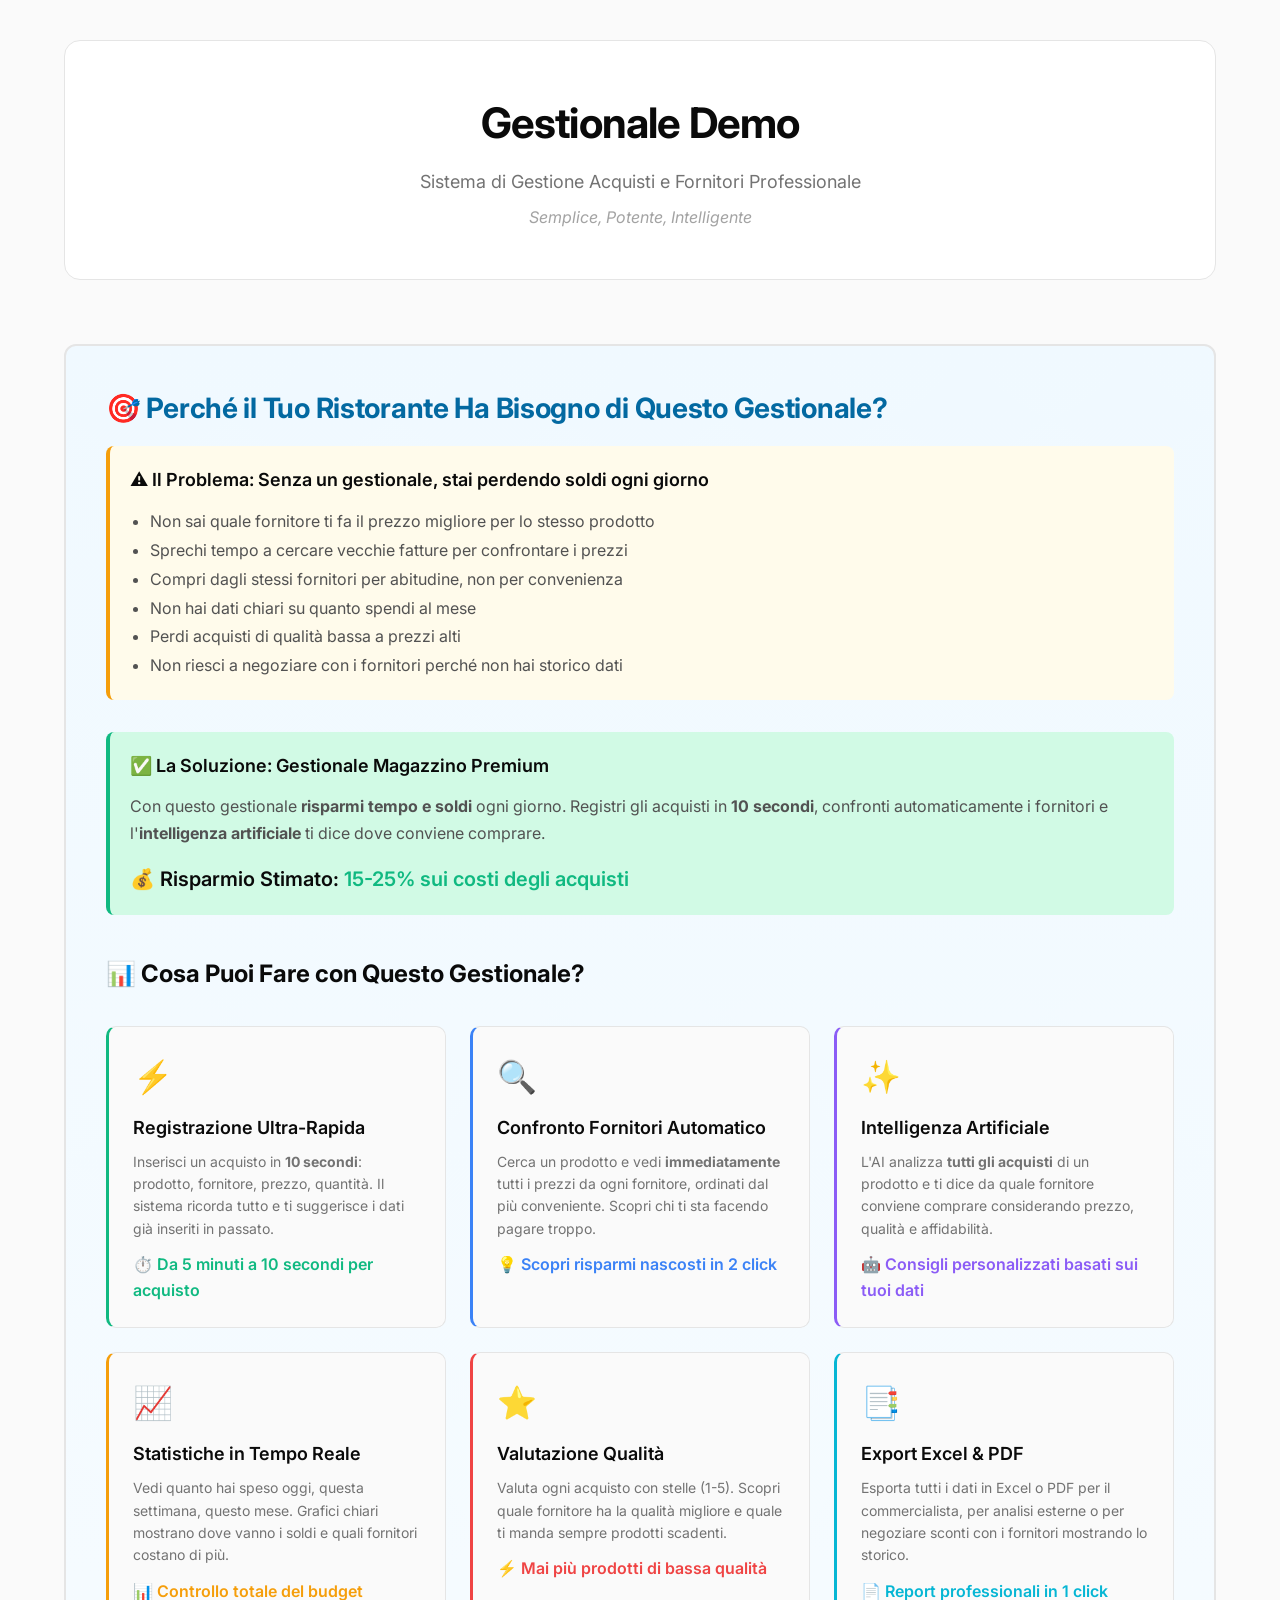
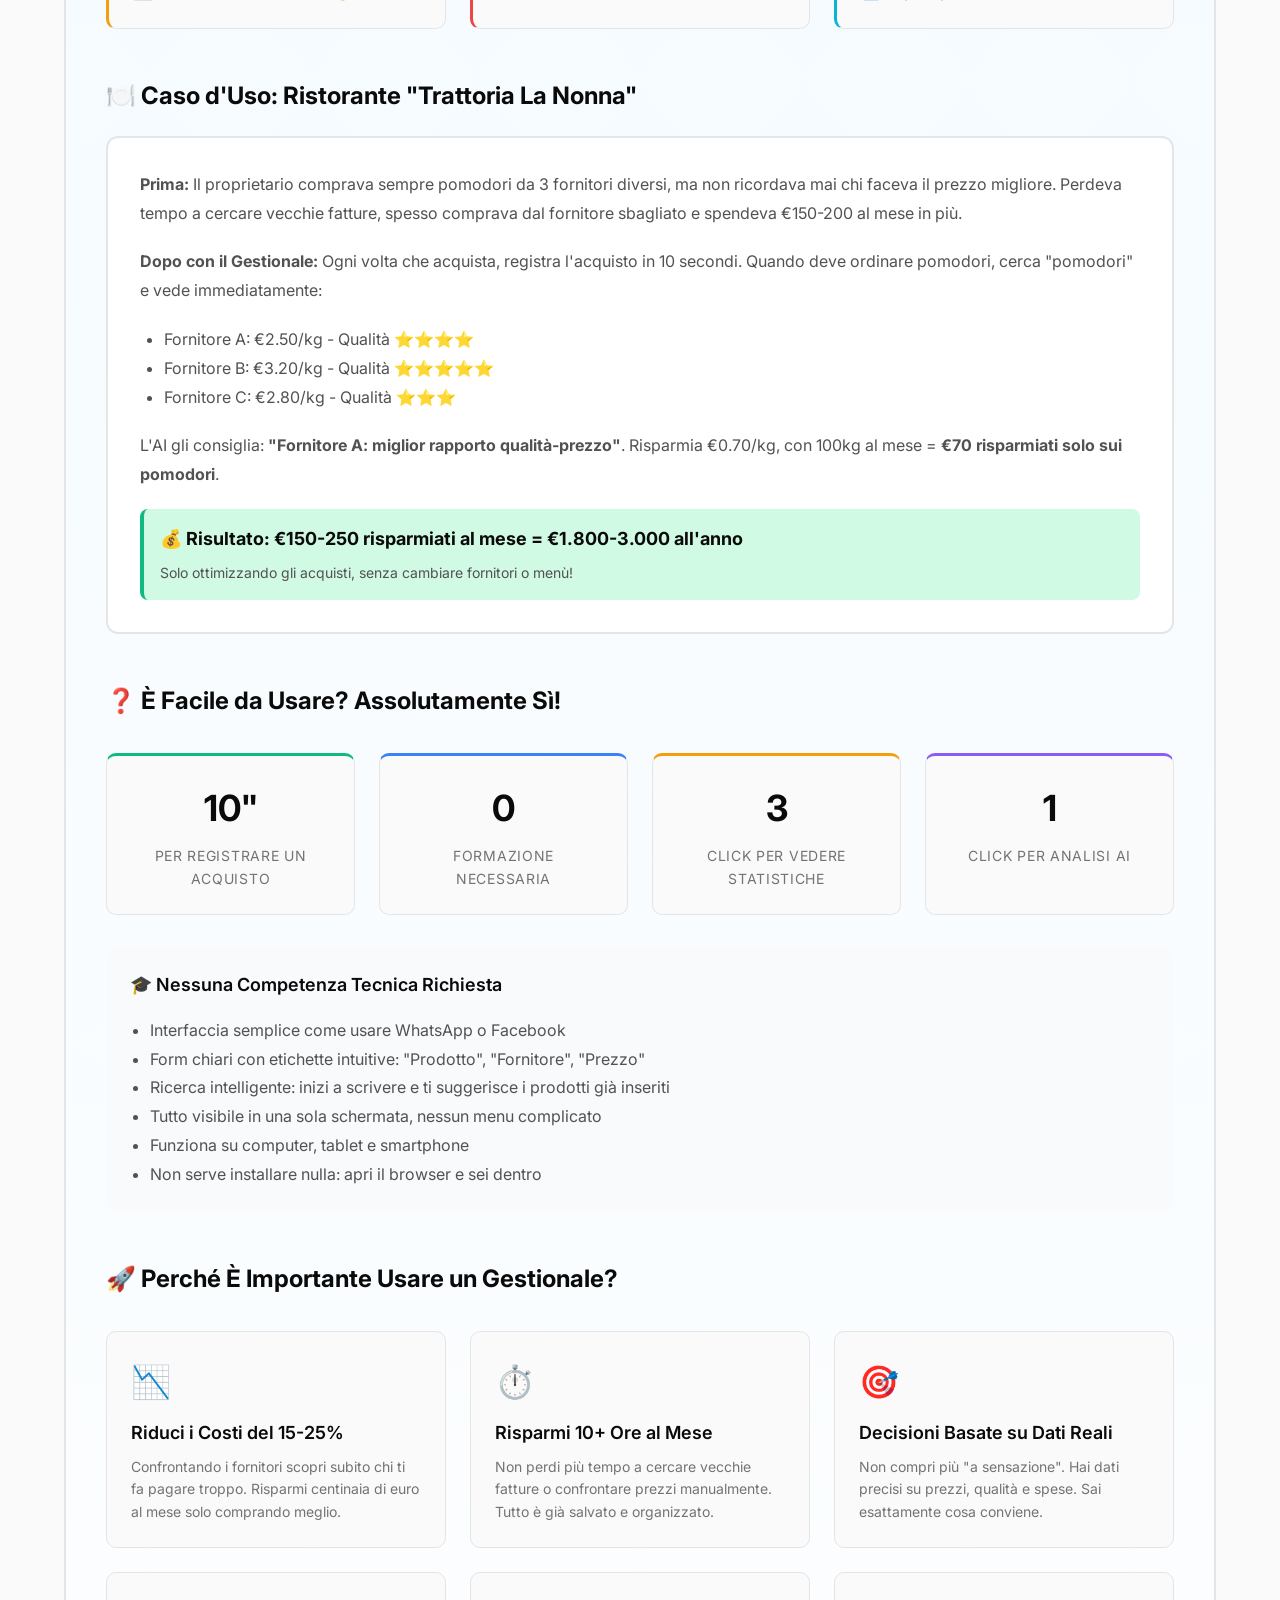
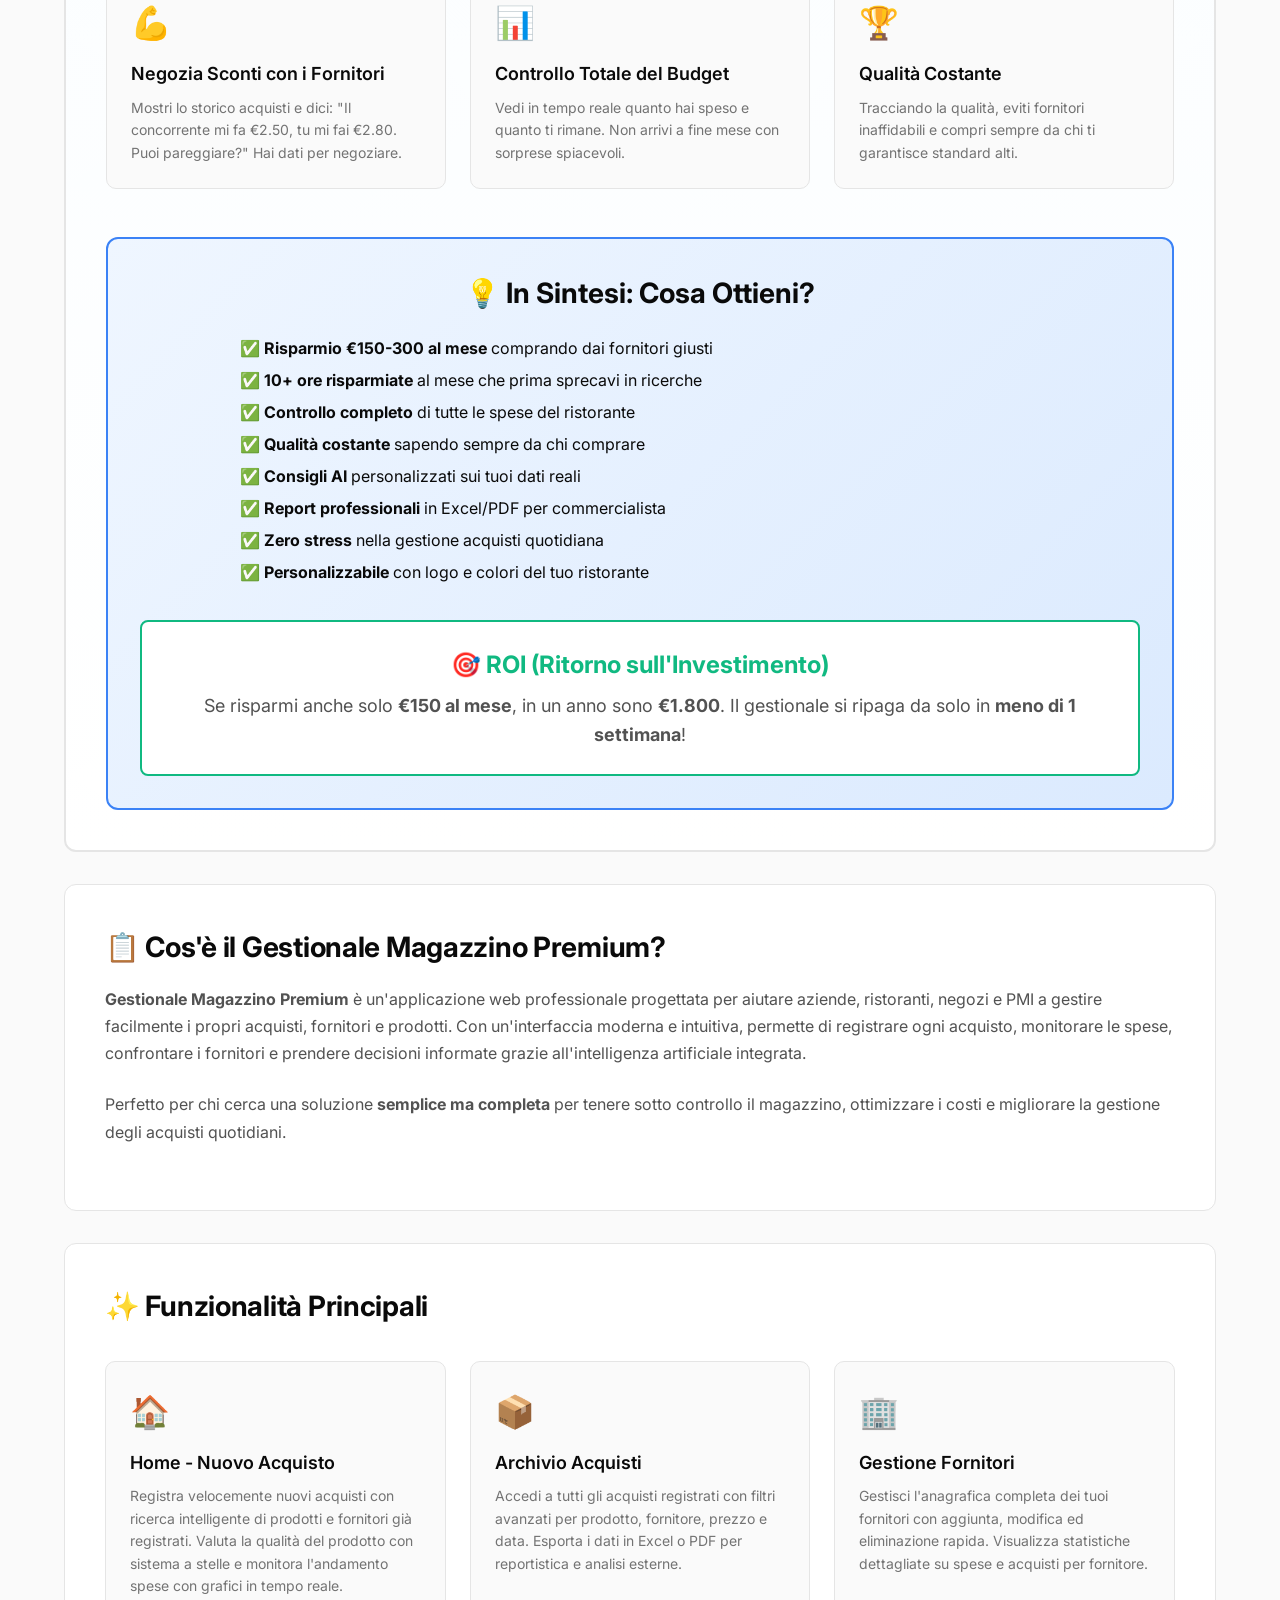
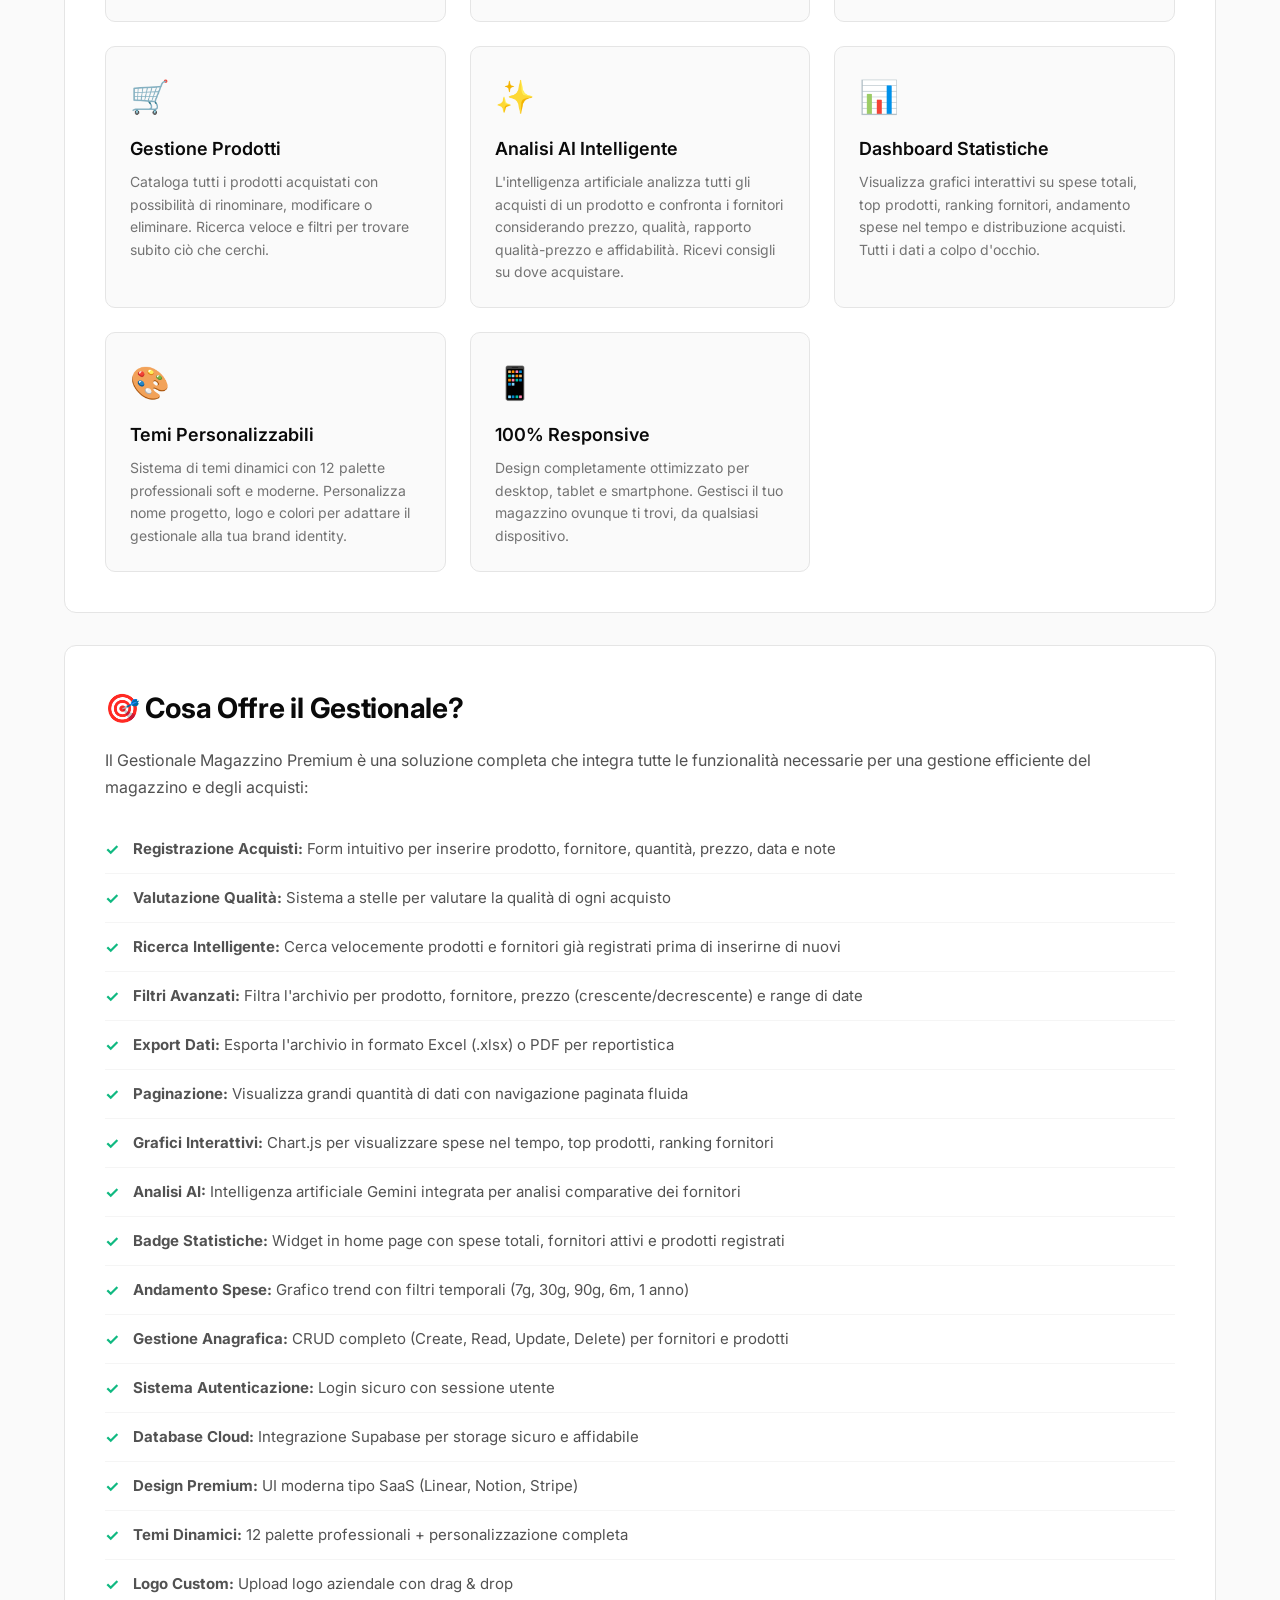
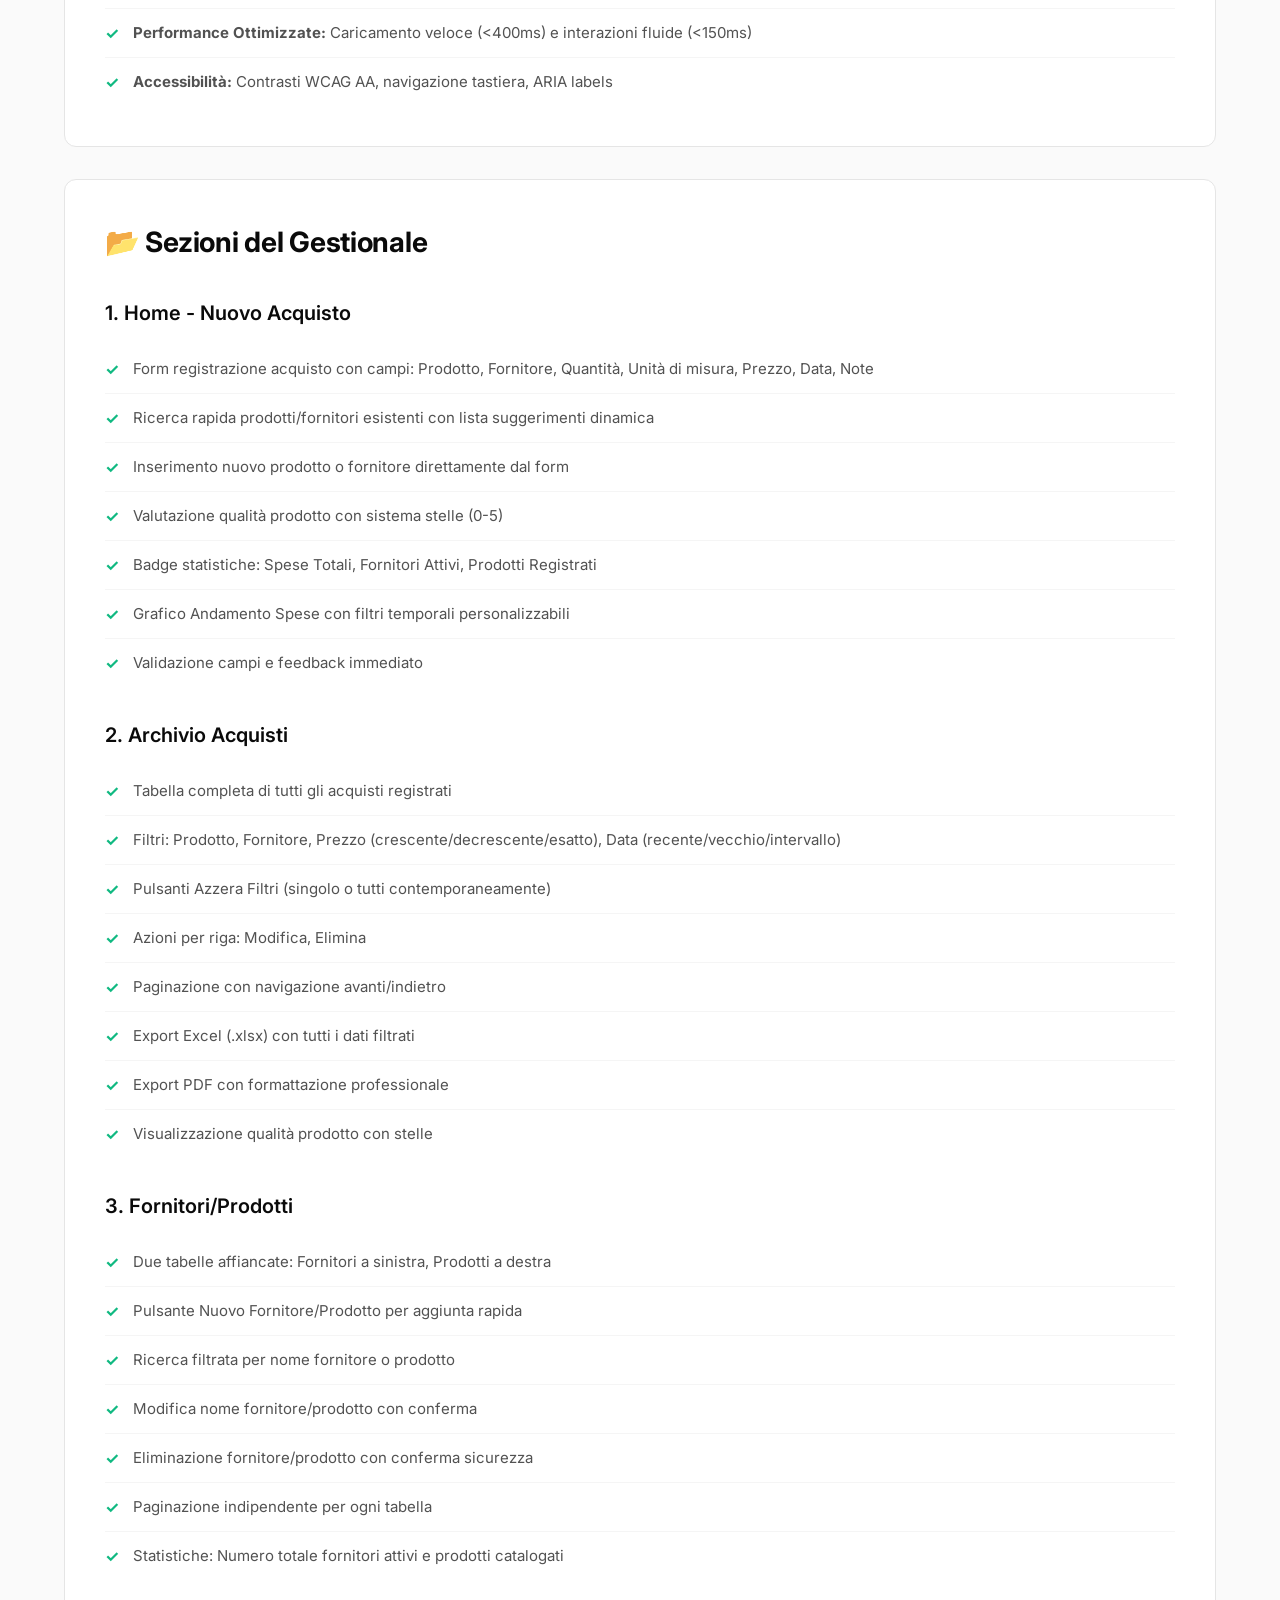
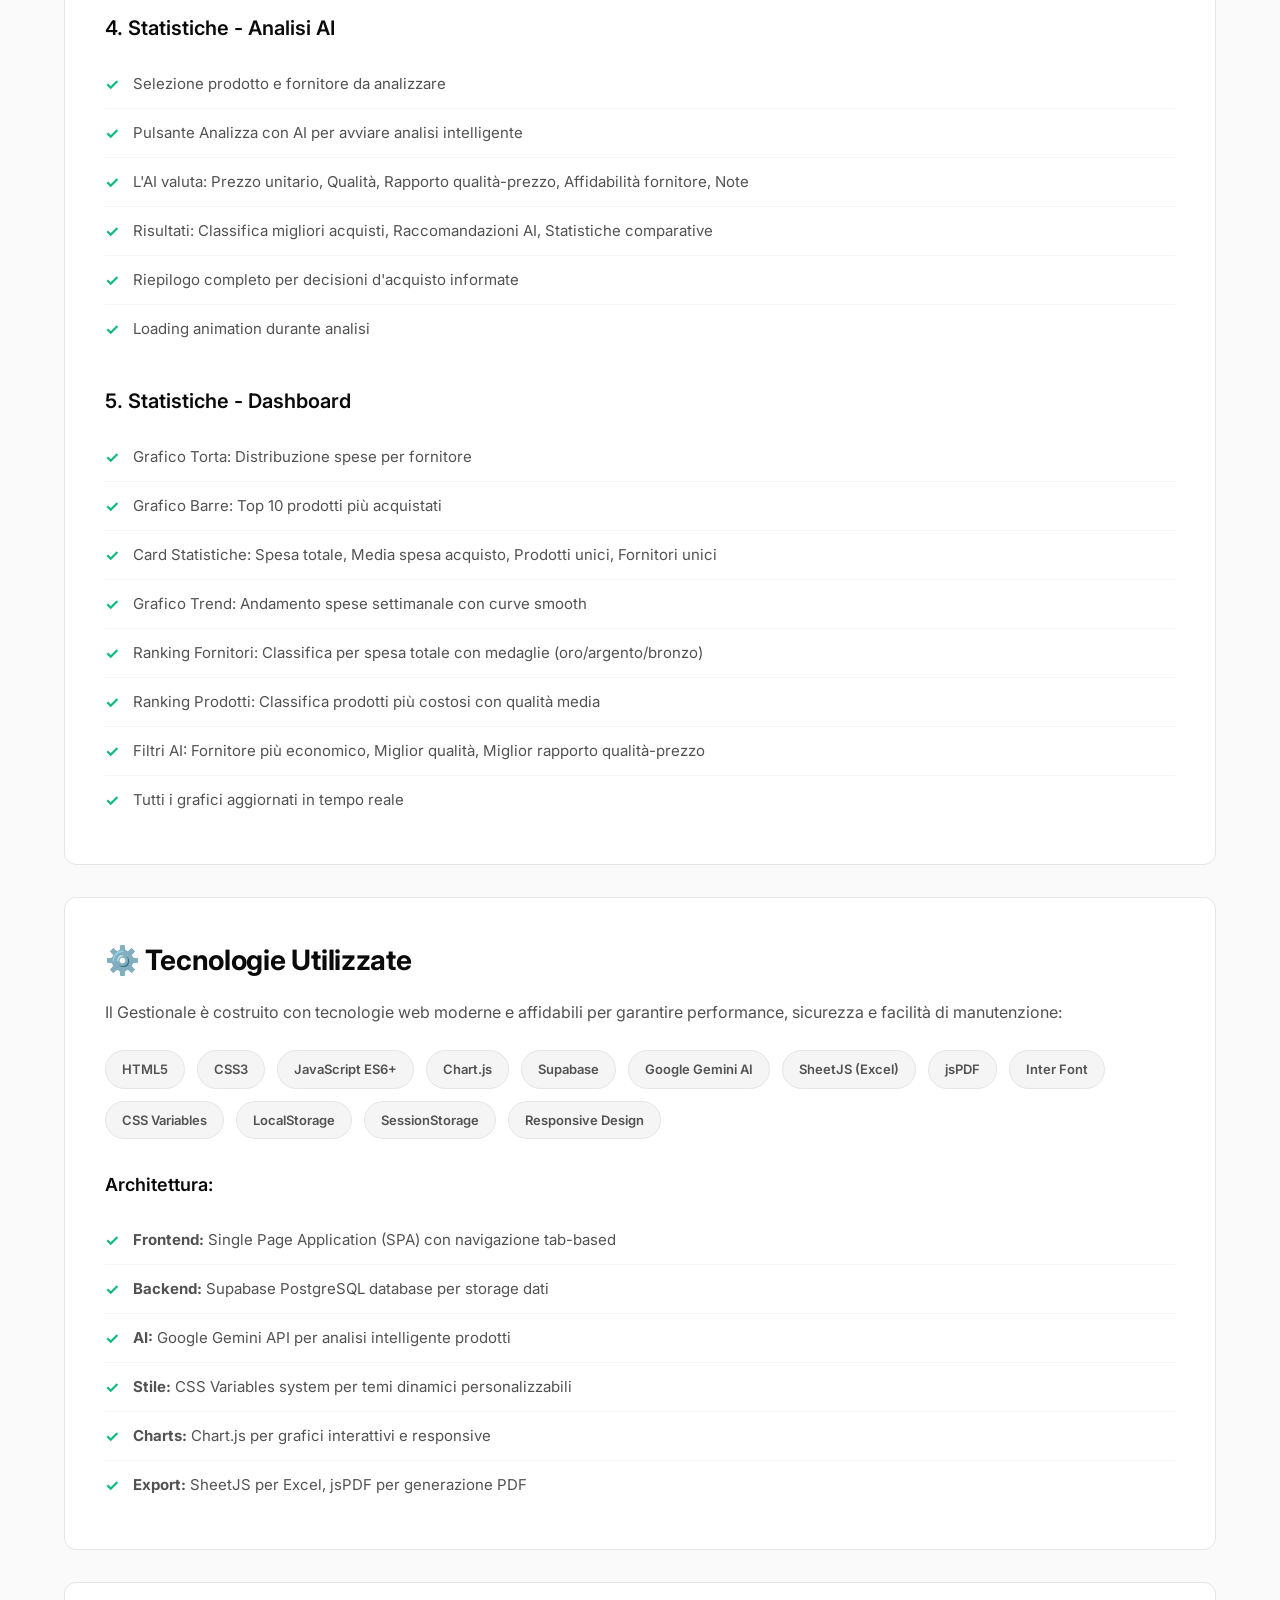
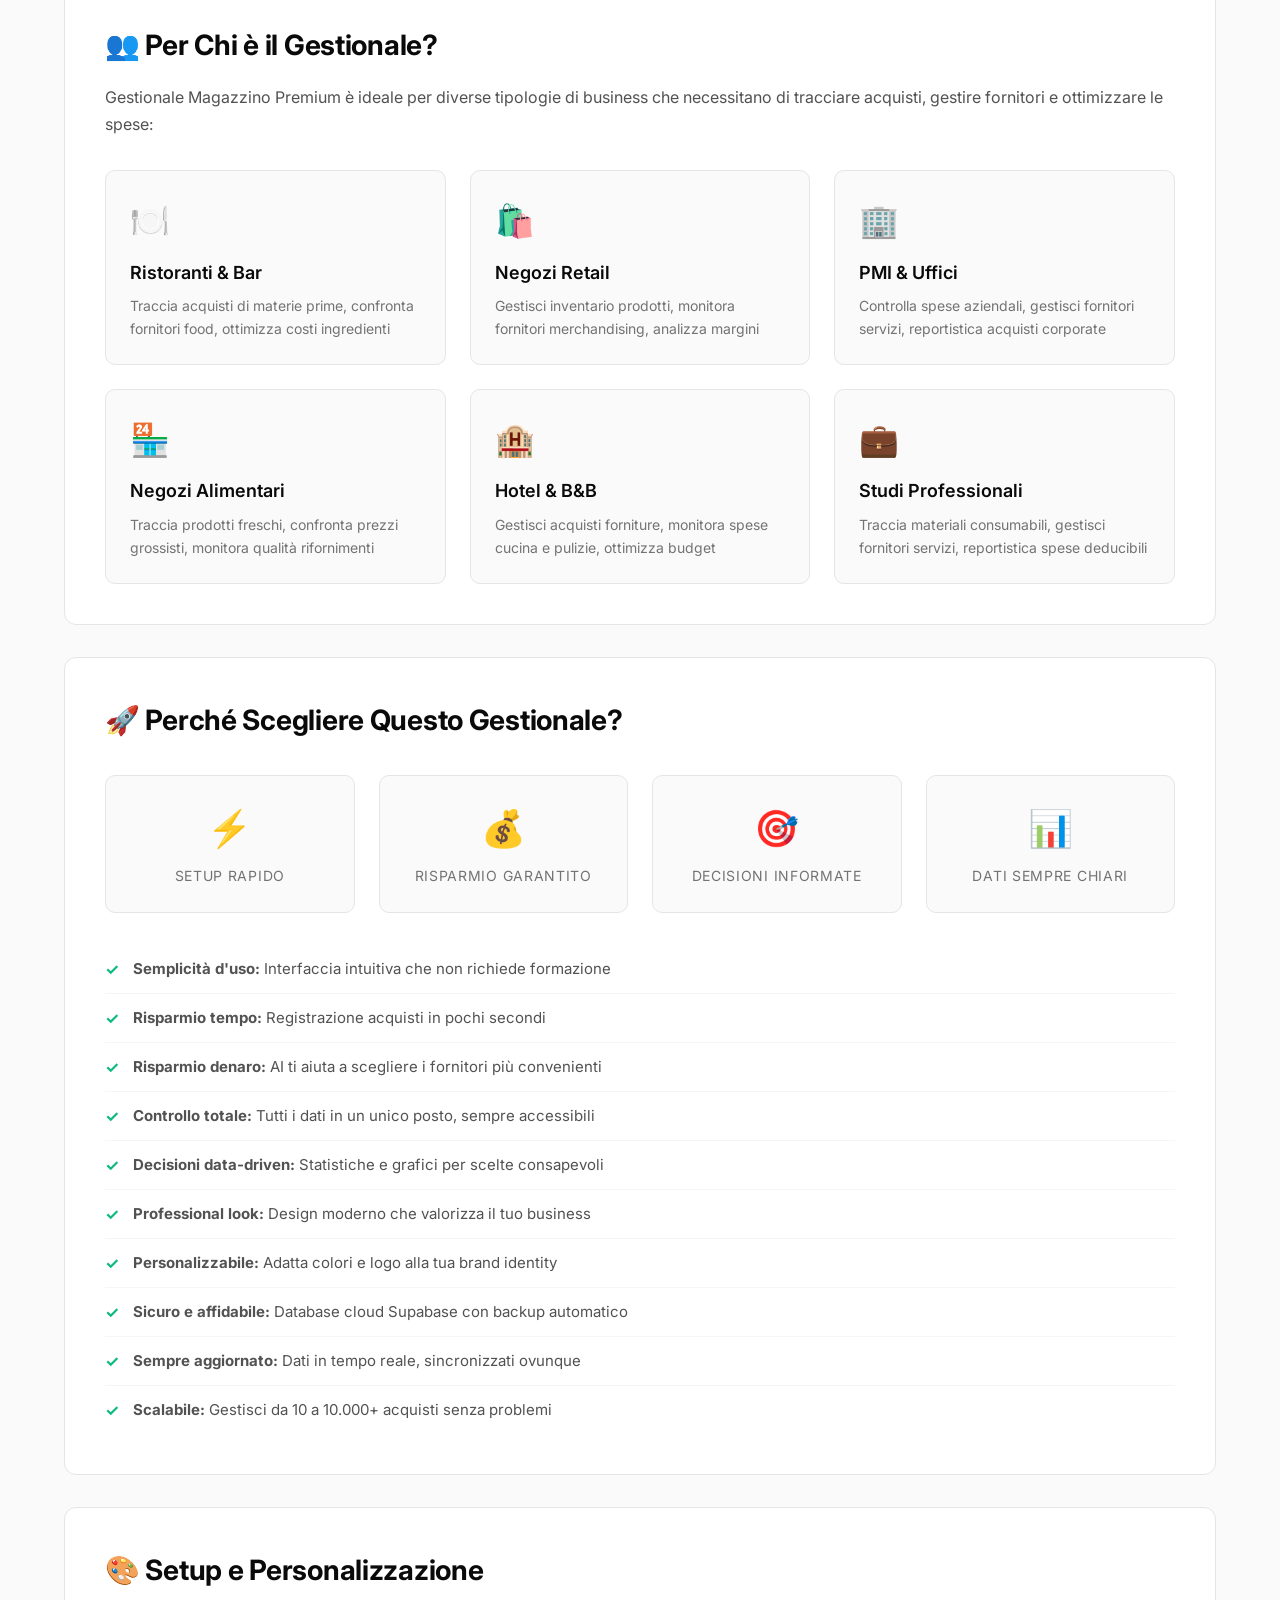
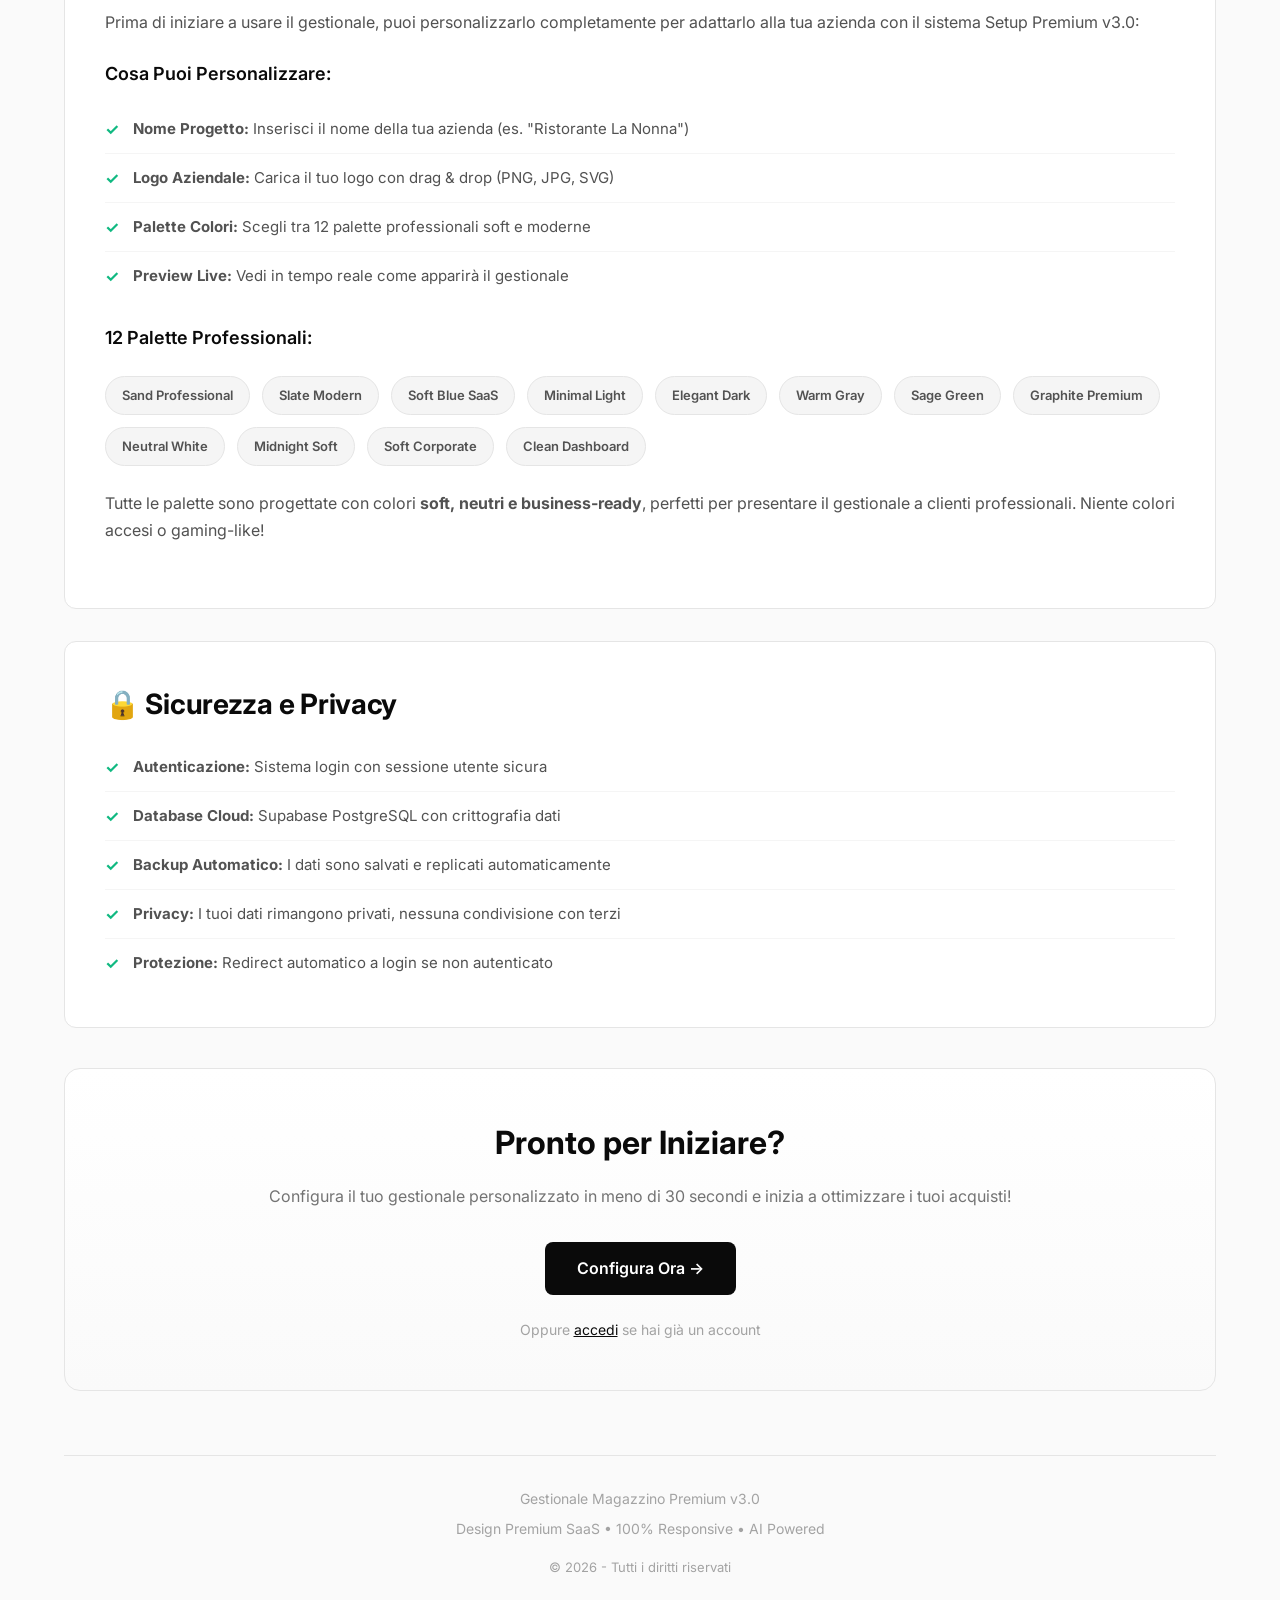
<file: info.html>
<!DOCTYPE html>
<html lang="it">
<head>
  <meta charset="UTF-8">
  <title>Informazioni - Gestionale Magazzino Premium</title>
  <meta name="viewport" content="width=device-width, initial-scale=1">
  <link href="https://fonts.googleapis.com/css2?family=Inter:wght@400;500;600;700&display=swap" rel="stylesheet">
  <link rel="stylesheet" href="css/themes-new.css">
  
  <style>
    * {
      margin: 0;
      padding: 0;
      box-sizing: border-box;
    }

    body {
      font-family: 'Inter', -apple-system, BlinkMacSystemFont, sans-serif;
      background: #fafafa;
      color: #0a0a0a;
      line-height: 1.6;
      -webkit-font-smoothing: antialiased;
      -moz-osx-font-smoothing: grayscale;
    }

    .container {
      max-width: 1200px;
      margin: 0 auto;
      padding: 40px 24px;
    }

    /* Header */
    .header {
      text-align: center;
      margin-bottom: 64px;
      padding: 48px 24px;
      background: #ffffff;
      border-radius: 16px;
      border: 1px solid #e5e5e5;
    }

    .logo-title {
      font-size: 42px;
      font-weight: 700;
      letter-spacing: -0.02em;
      color: #0a0a0a;
      margin-bottom: 12px;
    }

    .logo-subtitle {
      font-size: 18px;
      color: #737373;
      font-weight: 400;
    }

    .tagline {
      font-size: 16px;
      color: #a3a3a3;
      margin-top: 8px;
      font-style: italic;
    }

    /* Sections */
    .section {
      background: #ffffff;
      border-radius: 12px;
      padding: 40px;
      margin-bottom: 32px;
      border: 1px solid #e5e5e5;
    }

    .section-title {
      font-size: 28px;
      font-weight: 700;
      color: #0a0a0a;
      margin-bottom: 16px;
      letter-spacing: -0.01em;
    }

    .section-description {
      font-size: 16px;
      color: #525252;
      margin-bottom: 24px;
      line-height: 1.7;
    }

    /* Features Grid */
    .features-grid {
      display: grid;
      grid-template-columns: repeat(auto-fit, minmax(280px, 1fr));
      gap: 24px;
      margin-top: 32px;
    }

    .feature-card {
      background: #fafafa;
      border-radius: 10px;
      padding: 24px;
      border: 1px solid #e5e5e5;
      transition: all 0.2s ease;
    }

    .feature-card:hover {
      border-color: #a3a3a3;
      transform: translateY(-2px);
      box-shadow: 0 4px 12px rgba(0, 0, 0, 0.08);
    }

    .feature-icon {
      font-size: 32px;
      margin-bottom: 12px;
    }

    .feature-title {
      font-size: 18px;
      font-weight: 600;
      color: #0a0a0a;
      margin-bottom: 8px;
    }

    .feature-description {
      font-size: 14px;
      color: #737373;
      line-height: 1.6;
    }

    /* List */
    .info-list {
      list-style: none;
      margin-top: 16px;
    }

    .info-list li {
      padding: 12px 0;
      padding-left: 28px;
      position: relative;
      font-size: 15px;
      color: #525252;
      border-bottom: 1px solid #f5f5f5;
    }

    .info-list li:last-child {
      border-bottom: none;
    }

    .info-list li::before {
      content: '✓';
      position: absolute;
      left: 0;
      color: #10b981;
      font-weight: 700;
      font-size: 16px;
    }

    /* Tech Stack */
    .tech-stack {
      display: flex;
      flex-wrap: wrap;
      gap: 12px;
      margin-top: 24px;
    }

    .tech-badge {
      background: #f5f5f5;
      color: #525252;
      padding: 8px 16px;
      border-radius: 20px;
      font-size: 13px;
      font-weight: 600;
      border: 1px solid #e5e5e5;
    }

    /* CTA Button */
    .cta-section {
      text-align: center;
      padding: 48px 24px;
      background: linear-gradient(to bottom, #ffffff, #fafafa);
      border-radius: 16px;
      border: 1px solid #e5e5e5;
      margin-top: 40px;
    }

    .cta-button {
      display: inline-block;
      background: #0a0a0a;
      color: #ffffff;
      padding: 14px 32px;
      border-radius: 8px;
      text-decoration: none;
      font-size: 16px;
      font-weight: 600;
      transition: all 0.2s ease;
      border: none;
      cursor: pointer;
    }

    .cta-button:hover {
      background: #262626;
      transform: translateY(-1px);
      box-shadow: 0 4px 12px rgba(0, 0, 0, 0.15);
    }

    /* Stats */
    .stats-grid {
      display: grid;
      grid-template-columns: repeat(auto-fit, minmax(200px, 1fr));
      gap: 24px;
      margin-top: 32px;
    }

    .stat-card {
      text-align: center;
      padding: 24px;
      background: #fafafa;
      border-radius: 10px;
      border: 1px solid #e5e5e5;
    }

    .stat-number {
      font-size: 36px;
      font-weight: 700;
      color: #0a0a0a;
      margin-bottom: 8px;
    }

    .stat-label {
      font-size: 14px;
      color: #737373;
      text-transform: uppercase;
      letter-spacing: 0.05em;
    }

    /* Footer */
    .footer {
      text-align: center;
      margin-top: 64px;
      padding-top: 32px;
      border-top: 1px solid #e5e5e5;
      color: #a3a3a3;
      font-size: 14px;
    }
  </style>
</head>
<body>

<div class="container">
  
  <!-- HEADER -->
  <div class="header">
    <h1 class="logo-title">Gestionale Magazzino Premium</h1>
    <p class="logo-subtitle">Sistema di Gestione Acquisti e Fornitori Professionale</p>
    <p class="tagline">Semplice, Potente, Intelligente</p>
  </div>

  <!-- ========================================== -->
  <!-- PITCH VENDITA - PERCHÉ SCEGLIERE QUESTO GESTIONALE -->
  <!-- ========================================== -->
  <div class="section" style="background: linear-gradient(to bottom, #f0f9ff, #ffffff); border: 2px solid #e5e5e5;">
    <h2 class="section-title" style="color: #0369a1;">🎯 Perché il Tuo Ristorante Ha Bisogno di Questo Gestionale?</h2>
    
    <div style="background: #fffbeb; border-left: 4px solid #f59e0b; padding: 20px; border-radius: 8px; margin-bottom: 32px;">
      <p style="font-size: 18px; font-weight: 600; color: #0a0a0a; margin-bottom: 12px;">
        ⚠️ Il Problema: Senza un gestionale, stai perdendo soldi ogni giorno
      </p>
      <ul style="color: #525252; line-height: 1.8; margin-left: 20px;">
        <li>Non sai quale fornitore ti fa il prezzo migliore per lo stesso prodotto</li>
        <li>Sprechi tempo a cercare vecchie fatture per confrontare i prezzi</li>
        <li>Compri dagli stessi fornitori per abitudine, non per convenienza</li>
        <li>Non hai dati chiari su quanto spendi al mese</li>
        <li>Perdi acquisti di qualità bassa a prezzi alti</li>
        <li>Non riesci a negoziare con i fornitori perché non hai storico dati</li>
      </ul>
    </div>

    <div style="background: #d1fae5; border-left: 4px solid #10b981; padding: 20px; border-radius: 8px; margin-bottom: 32px;">
      <p style="font-size: 18px; font-weight: 600; color: #0a0a0a; margin-bottom: 12px;">
        ✅ La Soluzione: Gestionale Magazzino Premium
      </p>
      <p style="color: #525252; line-height: 1.7; margin-bottom: 16px;">
        Con questo gestionale <strong>risparmi tempo e soldi</strong> ogni giorno. 
        Registri gli acquisti in <strong>10 secondi</strong>, confronti automaticamente i fornitori 
        e l'<strong>intelligenza artificiale</strong> ti dice dove conviene comprare.
      </p>
      <p style="color: #0a0a0a; font-weight: 600; font-size: 20px;">
        💰 Risparmio Stimato: <span style="color: #10b981;">15-25% sui costi degli acquisti</span>
      </p>
    </div>

    <h3 style="margin-top: 40px; margin-bottom: 20px; font-size: 24px; font-weight: 700; color: #0a0a0a;">
      📊 Cosa Puoi Fare con Questo Gestionale?
    </h3>

    <div class="features-grid">
      <div class="feature-card" style="border-left: 3px solid #10b981;">
        <div class="feature-icon">⚡</div>
        <h3 class="feature-title">Registrazione Ultra-Rapida</h3>
        <p class="feature-description">
          Inserisci un acquisto in <strong>10 secondi</strong>: prodotto, fornitore, prezzo, quantità. 
          Il sistema ricorda tutto e ti suggerisce i dati già inseriti in passato.
        </p>
        <p style="margin-top: 12px; color: #10b981; font-weight: 600;">
          ⏱️ Da 5 minuti a 10 secondi per acquisto
        </p>
      </div>

      <div class="feature-card" style="border-left: 3px solid #3b82f6;">
        <div class="feature-icon">🔍</div>
        <h3 class="feature-title">Confronto Fornitori Automatico</h3>
        <p class="feature-description">
          Cerca un prodotto e vedi <strong>immediatamente</strong> tutti i prezzi da ogni fornitore, 
          ordinati dal più conveniente. Scopri chi ti sta facendo pagare troppo.
        </p>
        <p style="margin-top: 12px; color: #3b82f6; font-weight: 600;">
          💡 Scopri risparmi nascosti in 2 click
        </p>
      </div>

      <div class="feature-card" style="border-left: 3px solid #8b5cf6;">
        <div class="feature-icon">✨</div>
        <h3 class="feature-title">Intelligenza Artificiale</h3>
        <p class="feature-description">
          L'AI analizza <strong>tutti gli acquisti</strong> di un prodotto e ti dice da quale fornitore 
          conviene comprare considerando prezzo, qualità e affidabilità.
        </p>
        <p style="margin-top: 12px; color: #8b5cf6; font-weight: 600;">
          🤖 Consigli personalizzati basati sui tuoi dati
        </p>
      </div>

      <div class="feature-card" style="border-left: 3px solid #f59e0b;">
        <div class="feature-icon">📈</div>
        <h3 class="feature-title">Statistiche in Tempo Reale</h3>
        <p class="feature-description">
          Vedi quanto hai speso oggi, questa settimana, questo mese. 
          Grafici chiari mostrano dove vanno i soldi e quali fornitori costano di più.
        </p>
        <p style="margin-top: 12px; color: #f59e0b; font-weight: 600;">
          📊 Controllo totale del budget
        </p>
      </div>

      <div class="feature-card" style="border-left: 3px solid #ef4444;">
        <div class="feature-icon">⭐</div>
        <h3 class="feature-title">Valutazione Qualità</h3>
        <p class="feature-description">
          Valuta ogni acquisto con stelle (1-5). Scopri quale fornitore ha la qualità migliore 
          e quale ti manda sempre prodotti scadenti.
        </p>
        <p style="margin-top: 12px; color: #ef4444; font-weight: 600;">
          ⚡ Mai più prodotti di bassa qualità
        </p>
      </div>

      <div class="feature-card" style="border-left: 3px solid #06b6d4;">
        <div class="feature-icon">📑</div>
        <h3 class="feature-title">Export Excel & PDF</h3>
        <p class="feature-description">
          Esporta tutti i dati in Excel o PDF per il commercialista, per analisi esterne 
          o per negoziare sconti con i fornitori mostrando lo storico.
        </p>
        <p style="margin-top: 12px; color: #06b6d4; font-weight: 600;">
          📄 Report professionali in 1 click
        </p>
      </div>
    </div>

    <h3 style="margin-top: 48px; margin-bottom: 20px; font-size: 24px; font-weight: 700; color: #0a0a0a;">
      🍽️ Caso d'Uso: Ristorante "Trattoria La Nonna"
    </h3>

    <div style="background: #ffffff; border: 2px solid #e5e5e5; border-radius: 12px; padding: 32px; margin-bottom: 32px;">
      <p style="font-size: 16px; color: #525252; line-height: 1.8; margin-bottom: 20px;">
        <strong>Prima:</strong> Il proprietario comprava sempre pomodori da 3 fornitori diversi, 
        ma non ricordava mai chi faceva il prezzo migliore. Perdeva tempo a cercare vecchie fatture, 
        spesso comprava dal fornitore sbagliato e spendeva €150-200 al mese in più.
      </p>
      <p style="font-size: 16px; color: #525252; line-height: 1.8; margin-bottom: 20px;">
        <strong>Dopo con il Gestionale:</strong> Ogni volta che acquista, registra l'acquisto in 10 secondi. 
        Quando deve ordinare pomodori, cerca "pomodori" e vede immediatamente:
      </p>
      <ul style="margin-left: 24px; color: #525252; line-height: 1.8; margin-bottom: 20px;">
        <li>Fornitore A: €2.50/kg - Qualità ⭐⭐⭐⭐</li>
        <li>Fornitore B: €3.20/kg - Qualità ⭐⭐⭐⭐⭐</li>
        <li>Fornitore C: €2.80/kg - Qualità ⭐⭐⭐</li>
      </ul>
      <p style="font-size: 16px; color: #525252; line-height: 1.8; margin-bottom: 20px;">
        L'AI gli consiglia: <strong>"Fornitore A: miglior rapporto qualità-prezzo"</strong>. 
        Risparmia €0.70/kg, con 100kg al mese = <strong>€70 risparmiati solo sui pomodori</strong>.
      </p>
      <div style="background: #d1fae5; padding: 16px; border-radius: 8px; border-left: 4px solid #10b981;">
        <p style="font-size: 18px; font-weight: 700; color: #0a0a0a;">
          💰 Risultato: €150-250 risparmiati al mese = €1.800-3.000 all'anno
        </p>
        <p style="font-size: 14px; color: #525252; margin-top: 8px;">
          Solo ottimizzando gli acquisti, senza cambiare fornitori o menù!
        </p>
      </div>
    </div>

    <h3 style="margin-top: 48px; margin-bottom: 20px; font-size: 24px; font-weight: 700; color: #0a0a0a;">
      ❓ È Facile da Usare? Assolutamente Sì!
    </h3>

    <div class="stats-grid">
      <div class="stat-card" style="border-top: 3px solid #10b981;">
        <div class="stat-number">10"</div>
        <p class="stat-label">Per registrare un acquisto</p>
      </div>
      <div class="stat-card" style="border-top: 3px solid #3b82f6;">
        <div class="stat-number">0</div>
        <p class="stat-label">Formazione necessaria</p>
      </div>
      <div class="stat-card" style="border-top: 3px solid #f59e0b;">
        <div class="stat-number">3</div>
        <p class="stat-label">Click per vedere statistiche</p>
      </div>
      <div class="stat-card" style="border-top: 3px solid #8b5cf6;">
        <div class="stat-number">1</div>
        <p class="stat-label">Click per analisi AI</p>
      </div>
    </div>

    <div style="background: #f9fafb; border-radius: 12px; padding: 24px; margin-top: 32px;">
      <h4 style="font-size: 18px; font-weight: 600; margin-bottom: 16px; color: #0a0a0a;">
        🎓 Nessuna Competenza Tecnica Richiesta
      </h4>
      <ul style="color: #525252; line-height: 1.8; margin-left: 20px;">
        <li>Interfaccia semplice come usare WhatsApp o Facebook</li>
        <li>Form chiari con etichette intuitive: "Prodotto", "Fornitore", "Prezzo"</li>
        <li>Ricerca intelligente: inizi a scrivere e ti suggerisce i prodotti già inseriti</li>
        <li>Tutto visibile in una sola schermata, nessun menu complicato</li>
        <li>Funziona su computer, tablet e smartphone</li>
        <li>Non serve installare nulla: apri il browser e sei dentro</li>
      </ul>
    </div>

    <h3 style="margin-top: 48px; margin-bottom: 20px; font-size: 24px; font-weight: 700; color: #0a0a0a;">
      🚀 Perché È Importante Usare un Gestionale?
    </h3>

    <div class="features-grid">
      <div class="feature-card">
        <div class="feature-icon">📉</div>
        <h3 class="feature-title">Riduci i Costi del 15-25%</h3>
        <p class="feature-description">
          Confrontando i fornitori scopri subito chi ti fa pagare troppo. 
          Risparmi centinaia di euro al mese solo comprando meglio.
        </p>
      </div>

      <div class="feature-card">
        <div class="feature-icon">⏱️</div>
        <h3 class="feature-title">Risparmi 10+ Ore al Mese</h3>
        <p class="feature-description">
          Non perdi più tempo a cercare vecchie fatture o confrontare prezzi manualmente. 
          Tutto è già salvato e organizzato.
        </p>
      </div>

      <div class="feature-card">
        <div class="feature-icon">🎯</div>
        <h3 class="feature-title">Decisioni Basate su Dati Reali</h3>
        <p class="feature-description">
          Non compri più "a sensazione". Hai dati precisi su prezzi, qualità e spese. 
          Sai esattamente cosa conviene.
        </p>
      </div>

      <div class="feature-card">
        <div class="feature-icon">💪</div>
        <h3 class="feature-title">Negozia Sconti con i Fornitori</h3>
        <p class="feature-description">
          Mostri lo storico acquisti e dici: "Il concorrente mi fa €2.50, tu mi fai €2.80. 
          Puoi pareggiare?" Hai dati per negoziare.
        </p>
      </div>

      <div class="feature-card">
        <div class="feature-icon">📊</div>
        <h3 class="feature-title">Controllo Totale del Budget</h3>
        <p class="feature-description">
          Vedi in tempo reale quanto hai speso e quanto ti rimane. 
          Non arrivi a fine mese con sorprese spiacevoli.
        </p>
      </div>

      <div class="feature-card">
        <div class="feature-icon">🏆</div>
        <h3 class="feature-title">Qualità Costante</h3>
        <p class="feature-description">
          Tracciando la qualità, eviti fornitori inaffidabili e compri sempre 
          da chi ti garantisce standard alti.
        </p>
      </div>
    </div>

    <div style="background: linear-gradient(135deg, #eff6ff 0%, #dbeafe 100%); border-radius: 12px; padding: 32px; margin-top: 48px; text-align: center; border: 2px solid #3b82f6;">
      <h3 style="font-size: 28px; font-weight: 700; margin-bottom: 16px; color: #0a0a0a;">
        💡 In Sintesi: Cosa Ottieni?
      </h3>
      <div style="max-width: 800px; margin: 0 auto;">
        <ul style="text-align: left; color: #0a0a0a; font-size: 16px; line-height: 2; list-style: none;">
          <li>✅ <strong>Risparmio €150-300 al mese</strong> comprando dai fornitori giusti</li>
          <li>✅ <strong>10+ ore risparmiate</strong> al mese che prima sprecavi in ricerche</li>
          <li>✅ <strong>Controllo completo</strong> di tutte le spese del ristorante</li>
          <li>✅ <strong>Qualità costante</strong> sapendo sempre da chi comprare</li>
          <li>✅ <strong>Consigli AI</strong> personalizzati sui tuoi dati reali</li>
          <li>✅ <strong>Report professionali</strong> in Excel/PDF per commercialista</li>
          <li>✅ <strong>Zero stress</strong> nella gestione acquisti quotidiana</li>
          <li>✅ <strong>Personalizzabile</strong> con logo e colori del tuo ristorante</li>
        </ul>
      </div>
      <div style="margin-top: 32px; padding: 24px; background: white; border-radius: 8px; border: 2px solid #10b981;">
        <p style="font-size: 24px; font-weight: 700; color: #10b981; margin-bottom: 8px;">
          🎯 ROI (Ritorno sull'Investimento)
        </p>
        <p style="font-size: 18px; color: #525252;">
          Se risparmi anche solo <strong>€150 al mese</strong>, in un anno sono <strong>€1.800</strong>. 
          Il gestionale si ripaga da solo in <strong>meno di 1 settimana</strong>!
        </p>
      </div>
    </div>

  </div>
  <!-- ========================================== -->
  <!-- FINE PITCH VENDITA -->
  <!-- ========================================== -->

  <!-- COSA È -->
  <div class="section">
    <h2 class="section-title">📋 Cos'è il Gestionale Magazzino Premium?</h2>
    <p class="section-description">
      <strong>Gestionale Magazzino Premium</strong> è un'applicazione web professionale progettata per aiutare aziende, 
      ristoranti, negozi e PMI a gestire facilmente i propri acquisti, fornitori e prodotti. 
      Con un'interfaccia moderna e intuitiva, permette di registrare ogni acquisto, monitorare le spese, 
      confrontare i fornitori e prendere decisioni informate grazie all'intelligenza artificiale integrata.
    </p>
    <p class="section-description">
      Perfetto per chi cerca una soluzione <strong>semplice ma completa</strong> per tenere sotto controllo il magazzino, 
      ottimizzare i costi e migliorare la gestione degli acquisti quotidiani.
    </p>
  </div>

  <!-- FUNZIONALITÀ PRINCIPALI -->
  <div class="section">
    <h2 class="section-title">✨ Funzionalità Principali</h2>
    
    <div class="features-grid">
      <!-- Feature 1 -->
      <div class="feature-card">
        <div class="feature-icon">🏠</div>
        <h3 class="feature-title">Home - Nuovo Acquisto</h3>
        <p class="feature-description">
          Registra velocemente nuovi acquisti con ricerca intelligente di prodotti e fornitori già registrati. 
          Valuta la qualità del prodotto con sistema a stelle e monitora l'andamento spese con grafici in tempo reale.
        </p>
      </div>

      <!-- Feature 2 -->
      <div class="feature-card">
        <div class="feature-icon">📦</div>
        <h3 class="feature-title">Archivio Acquisti</h3>
        <p class="feature-description">
          Accedi a tutti gli acquisti registrati con filtri avanzati per prodotto, fornitore, prezzo e data. 
          Esporta i dati in Excel o PDF per reportistica e analisi esterne.
        </p>
      </div>

      <!-- Feature 3 -->
      <div class="feature-card">
        <div class="feature-icon">🏢</div>
        <h3 class="feature-title">Gestione Fornitori</h3>
        <p class="feature-description">
          Gestisci l'anagrafica completa dei tuoi fornitori con aggiunta, modifica ed eliminazione rapida. 
          Visualizza statistiche dettagliate su spese e acquisti per fornitore.
        </p>
      </div>

      <!-- Feature 4 -->
      <div class="feature-card">
        <div class="feature-icon">🛒</div>
        <h3 class="feature-title">Gestione Prodotti</h3>
        <p class="feature-description">
          Cataloga tutti i prodotti acquistati con possibilità di rinominare, modificare o eliminare. 
          Ricerca veloce e filtri per trovare subito ciò che cerchi.
        </p>
      </div>

      <!-- Feature 5 -->
      <div class="feature-card">
        <div class="feature-icon">✨</div>
        <h3 class="feature-title">Analisi AI Intelligente</h3>
        <p class="feature-description">
          L'intelligenza artificiale analizza tutti gli acquisti di un prodotto e confronta i fornitori 
          considerando prezzo, qualità, rapporto qualità-prezzo e affidabilità. Ricevi consigli su dove acquistare.
        </p>
      </div>

      <!-- Feature 6 -->
      <div class="feature-card">
        <div class="feature-icon">📊</div>
        <h3 class="feature-title">Dashboard Statistiche</h3>
        <p class="feature-description">
          Visualizza grafici interattivi su spese totali, top prodotti, ranking fornitori, 
          andamento spese nel tempo e distribuzione acquisti. Tutti i dati a colpo d'occhio.
        </p>
      </div>

      <!-- Feature 7 -->
      <div class="feature-card">
        <div class="feature-icon">🎨</div>
        <h3 class="feature-title">Temi Personalizzabili</h3>
        <p class="feature-description">
          Sistema di temi dinamici con 12 palette professionali soft e moderne. 
          Personalizza nome progetto, logo e colori per adattare il gestionale alla tua brand identity.
        </p>
      </div>

      <!-- Feature 8 -->
      <div class="feature-card">
        <div class="feature-icon">📱</div>
        <h3 class="feature-title">100% Responsive</h3>
        <p class="feature-description">
          Design completamente ottimizzato per desktop, tablet e smartphone. 
          Gestisci il tuo magazzino ovunque ti trovi, da qualsiasi dispositivo.
        </p>
      </div>
    </div>
  </div>

  <!-- COSA OFFRE -->
  <div class="section">
    <h2 class="section-title">🎯 Cosa Offre il Gestionale?</h2>
    <p class="section-description">
      Il Gestionale Magazzino Premium è una soluzione completa che integra tutte le funzionalità necessarie 
      per una gestione efficiente del magazzino e degli acquisti:
    </p>

    <ul class="info-list">
      <li><strong>Registrazione Acquisti:</strong> Form intuitivo per inserire prodotto, fornitore, quantità, prezzo, data e note</li>
      <li><strong>Valutazione Qualità:</strong> Sistema a stelle per valutare la qualità di ogni acquisto</li>
      <li><strong>Ricerca Intelligente:</strong> Cerca velocemente prodotti e fornitori già registrati prima di inserirne di nuovi</li>
      <li><strong>Filtri Avanzati:</strong> Filtra l'archivio per prodotto, fornitore, prezzo (crescente/decrescente) e range di date</li>
      <li><strong>Export Dati:</strong> Esporta l'archivio in formato Excel (.xlsx) o PDF per reportistica</li>
      <li><strong>Paginazione:</strong> Visualizza grandi quantità di dati con navigazione paginata fluida</li>
      <li><strong>Grafici Interattivi:</strong> Chart.js per visualizzare spese nel tempo, top prodotti, ranking fornitori</li>
      <li><strong>Analisi AI:</strong> Intelligenza artificiale Gemini integrata per analisi comparative dei fornitori</li>
      <li><strong>Badge Statistiche:</strong> Widget in home page con spese totali, fornitori attivi e prodotti registrati</li>
      <li><strong>Andamento Spese:</strong> Grafico trend con filtri temporali (7g, 30g, 90g, 6m, 1 anno)</li>
      <li><strong>Gestione Anagrafica:</strong> CRUD completo (Create, Read, Update, Delete) per fornitori e prodotti</li>
      <li><strong>Sistema Autenticazione:</strong> Login sicuro con sessione utente</li>
      <li><strong>Database Cloud:</strong> Integrazione Supabase per storage sicuro e affidabile</li>
      <li><strong>Design Premium:</strong> UI moderna tipo SaaS (Linear, Notion, Stripe)</li>
      <li><strong>Temi Dinamici:</strong> 12 palette professionali + personalizzazione completa</li>
      <li><strong>Logo Custom:</strong> Upload logo aziendale con drag & drop</li>
      <li><strong>Performance Ottimizzate:</strong> Caricamento veloce (<400ms) e interazioni fluide (<150ms)</li>
      <li><strong>Accessibilità:</strong> Contrasti WCAG AA, navigazione tastiera, ARIA labels</li>
    </ul>
  </div>

  <!-- SEZIONI DETTAGLIATE -->
  <div class="section">
    <h2 class="section-title">📂 Sezioni del Gestionale</h2>

    <h3 style="margin-top:32px;margin-bottom:16px;font-size:20px;font-weight:600;">1. Home - Nuovo Acquisto</h3>
    <ul class="info-list">
      <li>Form registrazione acquisto con campi: Prodotto, Fornitore, Quantità, Unità di misura, Prezzo, Data, Note</li>
      <li>Ricerca rapida prodotti/fornitori esistenti con lista suggerimenti dinamica</li>
      <li>Inserimento nuovo prodotto o fornitore direttamente dal form</li>
      <li>Valutazione qualità prodotto con sistema stelle (0-5)</li>
      <li>Badge statistiche: Spese Totali, Fornitori Attivi, Prodotti Registrati</li>
      <li>Grafico Andamento Spese con filtri temporali personalizzabili</li>
      <li>Validazione campi e feedback immediato</li>
    </ul>

    <h3 style="margin-top:32px;margin-bottom:16px;font-size:20px;font-weight:600;">2. Archivio Acquisti</h3>
    <ul class="info-list">
      <li>Tabella completa di tutti gli acquisti registrati</li>
      <li>Filtri: Prodotto, Fornitore, Prezzo (crescente/decrescente/esatto), Data (recente/vecchio/intervallo)</li>
      <li>Pulsanti Azzera Filtri (singolo o tutti contemporaneamente)</li>
      <li>Azioni per riga: Modifica, Elimina</li>
      <li>Paginazione con navigazione avanti/indietro</li>
      <li>Export Excel (.xlsx) con tutti i dati filtrati</li>
      <li>Export PDF con formattazione professionale</li>
      <li>Visualizzazione qualità prodotto con stelle</li>
    </ul>

    <h3 style="margin-top:32px;margin-bottom:16px;font-size:20px;font-weight:600;">3. Fornitori/Prodotti</h3>
    <ul class="info-list">
      <li>Due tabelle affiancate: Fornitori a sinistra, Prodotti a destra</li>
      <li>Pulsante Nuovo Fornitore/Prodotto per aggiunta rapida</li>
      <li>Ricerca filtrata per nome fornitore o prodotto</li>
      <li>Modifica nome fornitore/prodotto con conferma</li>
      <li>Eliminazione fornitore/prodotto con conferma sicurezza</li>
      <li>Paginazione indipendente per ogni tabella</li>
      <li>Statistiche: Numero totale fornitori attivi e prodotti catalogati</li>
    </ul>

    <h3 style="margin-top:32px;margin-bottom:16px;font-size:20px;font-weight:600;">4. Statistiche - Analisi AI</h3>
    <ul class="info-list">
      <li>Selezione prodotto e fornitore da analizzare</li>
      <li>Pulsante Analizza con AI per avviare analisi intelligente</li>
      <li>L'AI valuta: Prezzo unitario, Qualità, Rapporto qualità-prezzo, Affidabilità fornitore, Note</li>
      <li>Risultati: Classifica migliori acquisti, Raccomandazioni AI, Statistiche comparative</li>
      <li>Riepilogo completo per decisioni d'acquisto informate</li>
      <li>Loading animation durante analisi</li>
    </ul>

    <h3 style="margin-top:32px;margin-bottom:16px;font-size:20px;font-weight:600;">5. Statistiche - Dashboard</h3>
    <ul class="info-list">
      <li>Grafico Torta: Distribuzione spese per fornitore</li>
      <li>Grafico Barre: Top 10 prodotti più acquistati</li>
      <li>Card Statistiche: Spesa totale, Media spesa acquisto, Prodotti unici, Fornitori unici</li>
      <li>Grafico Trend: Andamento spese settimanale con curve smooth</li>
      <li>Ranking Fornitori: Classifica per spesa totale con medaglie (oro/argento/bronzo)</li>
      <li>Ranking Prodotti: Classifica prodotti più costosi con qualità media</li>
      <li>Filtri AI: Fornitore più economico, Miglior qualità, Miglior rapporto qualità-prezzo</li>
      <li>Tutti i grafici aggiornati in tempo reale</li>
    </ul>
  </div>

  <!-- TECNOLOGIE -->
  <div class="section">
    <h2 class="section-title">⚙️ Tecnologie Utilizzate</h2>
    <p class="section-description">
      Il Gestionale è costruito con tecnologie web moderne e affidabili per garantire 
      performance, sicurezza e facilità di manutenzione:
    </p>

    <div class="tech-stack">
      <span class="tech-badge">HTML5</span>
      <span class="tech-badge">CSS3</span>
      <span class="tech-badge">JavaScript ES6+</span>
      <span class="tech-badge">Chart.js</span>
      <span class="tech-badge">Supabase</span>
      <span class="tech-badge">Google Gemini AI</span>
      <span class="tech-badge">SheetJS (Excel)</span>
      <span class="tech-badge">jsPDF</span>
      <span class="tech-badge">Inter Font</span>
      <span class="tech-badge">CSS Variables</span>
      <span class="tech-badge">LocalStorage</span>
      <span class="tech-badge">SessionStorage</span>
      <span class="tech-badge">Responsive Design</span>
    </div>

    <h3 style="margin-top:32px;margin-bottom:16px;font-size:18px;font-weight:600;">Architettura:</h3>
    <ul class="info-list">
      <li><strong>Frontend:</strong> Single Page Application (SPA) con navigazione tab-based</li>
      <li><strong>Backend:</strong> Supabase PostgreSQL database per storage dati</li>
      <li><strong>AI:</strong> Google Gemini API per analisi intelligente prodotti</li>
      <li><strong>Stile:</strong> CSS Variables system per temi dinamici personalizzabili</li>
      <li><strong>Charts:</strong> Chart.js per grafici interattivi e responsive</li>
      <li><strong>Export:</strong> SheetJS per Excel, jsPDF per generazione PDF</li>
    </ul>
  </div>

  <!-- TARGET UTENTI -->
  <div class="section">
    <h2 class="section-title">👥 Per Chi è il Gestionale?</h2>
    <p class="section-description">
      Gestionale Magazzino Premium è ideale per diverse tipologie di business che necessitano 
      di tracciare acquisti, gestire fornitori e ottimizzare le spese:
    </p>

    <div class="features-grid">
      <div class="feature-card">
        <div class="feature-icon">🍽️</div>
        <h3 class="feature-title">Ristoranti & Bar</h3>
        <p class="feature-description">
          Traccia acquisti di materie prime, confronta fornitori food, ottimizza costi ingredienti
        </p>
      </div>

      <div class="feature-card">
        <div class="feature-icon">🛍️</div>
        <h3 class="feature-title">Negozi Retail</h3>
        <p class="feature-description">
          Gestisci inventario prodotti, monitora fornitori merchandising, analizza margini
        </p>
      </div>

      <div class="feature-card">
        <div class="feature-icon">🏢</div>
        <h3 class="feature-title">PMI & Uffici</h3>
        <p class="feature-description">
          Controlla spese aziendali, gestisci fornitori servizi, reportistica acquisti corporate
        </p>
      </div>

      <div class="feature-card">
        <div class="feature-icon">🏪</div>
        <h3 class="feature-title">Negozi Alimentari</h3>
        <p class="feature-description">
          Traccia prodotti freschi, confronta prezzi grossisti, monitora qualità rifornimenti
        </p>
      </div>

      <div class="feature-card">
        <div class="feature-icon">🏨</div>
        <h3 class="feature-title">Hotel & B&B</h3>
        <p class="feature-description">
          Gestisci acquisti forniture, monitora spese cucina e pulizie, ottimizza budget
        </p>
      </div>

      <div class="feature-card">
        <div class="feature-icon">💼</div>
        <h3 class="feature-title">Studi Professionali</h3>
        <p class="feature-description">
          Traccia materiali consumabili, gestisci fornitori servizi, reportistica spese deducibili
        </p>
      </div>
    </div>
  </div>

  <!-- VANTAGGI -->
  <div class="section">
    <h2 class="section-title">🚀 Perché Scegliere Questo Gestionale?</h2>
    
    <div class="stats-grid">
      <div class="stat-card">
        <div class="stat-number">⚡</div>
        <p class="stat-label">Setup Rapido</p>
      </div>
      <div class="stat-card">
        <div class="stat-number">💰</div>
        <p class="stat-label">Risparmio Garantito</p>
      </div>
      <div class="stat-card">
        <div class="stat-number">🎯</div>
        <p class="stat-label">Decisioni Informate</p>
      </div>
      <div class="stat-card">
        <div class="stat-number">📊</div>
        <p class="stat-label">Dati Sempre Chiari</p>
      </div>
    </div>

    <ul class="info-list" style="margin-top:32px;">
      <li><strong>Semplicità d'uso:</strong> Interfaccia intuitiva che non richiede formazione</li>
      <li><strong>Risparmio tempo:</strong> Registrazione acquisti in pochi secondi</li>
      <li><strong>Risparmio denaro:</strong> AI ti aiuta a scegliere i fornitori più convenienti</li>
      <li><strong>Controllo totale:</strong> Tutti i dati in un unico posto, sempre accessibili</li>
      <li><strong>Decisioni data-driven:</strong> Statistiche e grafici per scelte consapevoli</li>
      <li><strong>Professional look:</strong> Design moderno che valorizza il tuo business</li>
      <li><strong>Personalizzabile:</strong> Adatta colori e logo alla tua brand identity</li>
      <li><strong>Sicuro e affidabile:</strong> Database cloud Supabase con backup automatico</li>
      <li><strong>Sempre aggiornato:</strong> Dati in tempo reale, sincronizzati ovunque</li>
      <li><strong>Scalabile:</strong> Gestisci da 10 a 10.000+ acquisti senza problemi</li>
    </ul>
  </div>

  <!-- SETUP -->
  <div class="section">
    <h2 class="section-title">🎨 Setup e Personalizzazione</h2>
    <p class="section-description">
      Prima di iniziare a usare il gestionale, puoi personalizzarlo completamente per adattarlo 
      alla tua azienda con il sistema Setup Premium v3.0:
    </p>

    <h3 style="margin-top:24px;margin-bottom:12px;font-size:18px;font-weight:600;">Cosa Puoi Personalizzare:</h3>
    <ul class="info-list">
      <li><strong>Nome Progetto:</strong> Inserisci il nome della tua azienda (es. "Ristorante La Nonna")</li>
      <li><strong>Logo Aziendale:</strong> Carica il tuo logo con drag & drop (PNG, JPG, SVG)</li>
      <li><strong>Palette Colori:</strong> Scegli tra 12 palette professionali soft e moderne</li>
      <li><strong>Preview Live:</strong> Vedi in tempo reale come apparirà il gestionale</li>
    </ul>

    <h3 style="margin-top:24px;margin-bottom:12px;font-size:18px;font-weight:600;">12 Palette Professionali:</h3>
    <div class="tech-stack">
      <span class="tech-badge">Sand Professional</span>
      <span class="tech-badge">Slate Modern</span>
      <span class="tech-badge">Soft Blue SaaS</span>
      <span class="tech-badge">Minimal Light</span>
      <span class="tech-badge">Elegant Dark</span>
      <span class="tech-badge">Warm Gray</span>
      <span class="tech-badge">Sage Green</span>
      <span class="tech-badge">Graphite Premium</span>
      <span class="tech-badge">Neutral White</span>
      <span class="tech-badge">Midnight Soft</span>
      <span class="tech-badge">Soft Corporate</span>
      <span class="tech-badge">Clean Dashboard</span>
    </div>

    <p class="section-description" style="margin-top:24px;">
      Tutte le palette sono progettate con colori <strong>soft, neutri e business-ready</strong>, 
      perfetti per presentare il gestionale a clienti professionali. Niente colori accesi o gaming-like!
    </p>
  </div>

  <!-- SICUREZZA -->
  <div class="section">
    <h2 class="section-title">🔒 Sicurezza e Privacy</h2>
    <ul class="info-list">
      <li><strong>Autenticazione:</strong> Sistema login con sessione utente sicura</li>
      <li><strong>Database Cloud:</strong> Supabase PostgreSQL con crittografia dati</li>
      <li><strong>Backup Automatico:</strong> I dati sono salvati e replicati automaticamente</li>
      <li><strong>Privacy:</strong> I tuoi dati rimangono privati, nessuna condivisione con terzi</li>
      <li><strong>Protezione:</strong> Redirect automatico a login se non autenticato</li>
    </ul>
  </div>

  <!-- CTA -->
  <div class="cta-section">
    <h2 style="font-size:32px;margin-bottom:16px;">Pronto per Iniziare?</h2>
    <p style="color:#737373;margin-bottom:32px;font-size:16px;">
      Configura il tuo gestionale personalizzato in meno di 30 secondi e inizia a ottimizzare i tuoi acquisti!
    </p>
    <a href="setup-premium.html" class="cta-button">Configura Ora →</a>
    <p style="color:#a3a3a3;margin-top:24px;font-size:14px;">
      Oppure <a href="login.html" style="color:#0a0a0a;text-decoration:underline;">accedi</a> se hai già un account
    </p>
  </div>

  <!-- FOOTER -->
  <div class="footer">
    <p>Gestionale Magazzino Premium v3.0</p>
    <p style="margin-top:8px;">Design Premium SaaS • 100% Responsive • AI Powered</p>
    <p style="margin-top:16px;font-size:13px;">© 2026 - Tutti i diritti riservati</p>
  </div>

</div>

<!-- Theme Manager -->
<script src="js/theme-manager-v2.js"></script>

</body>
</html>
</file>
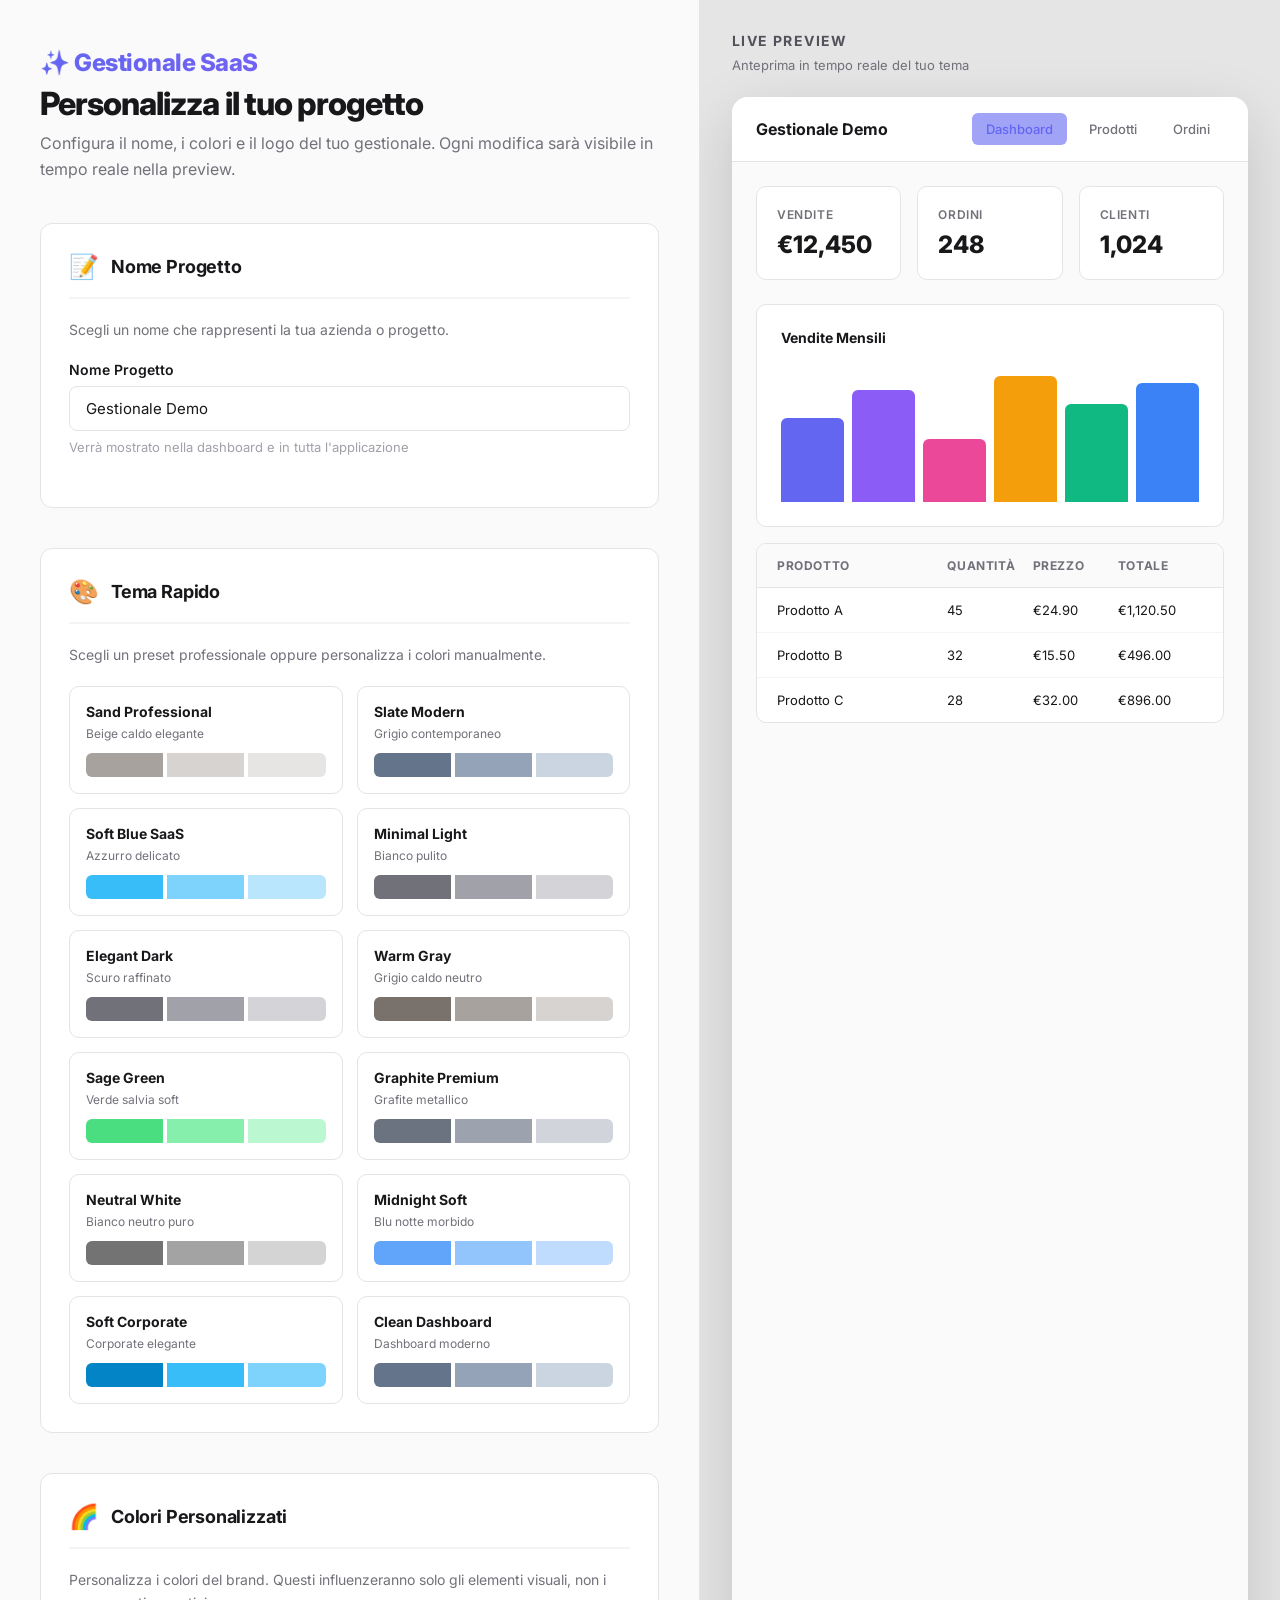
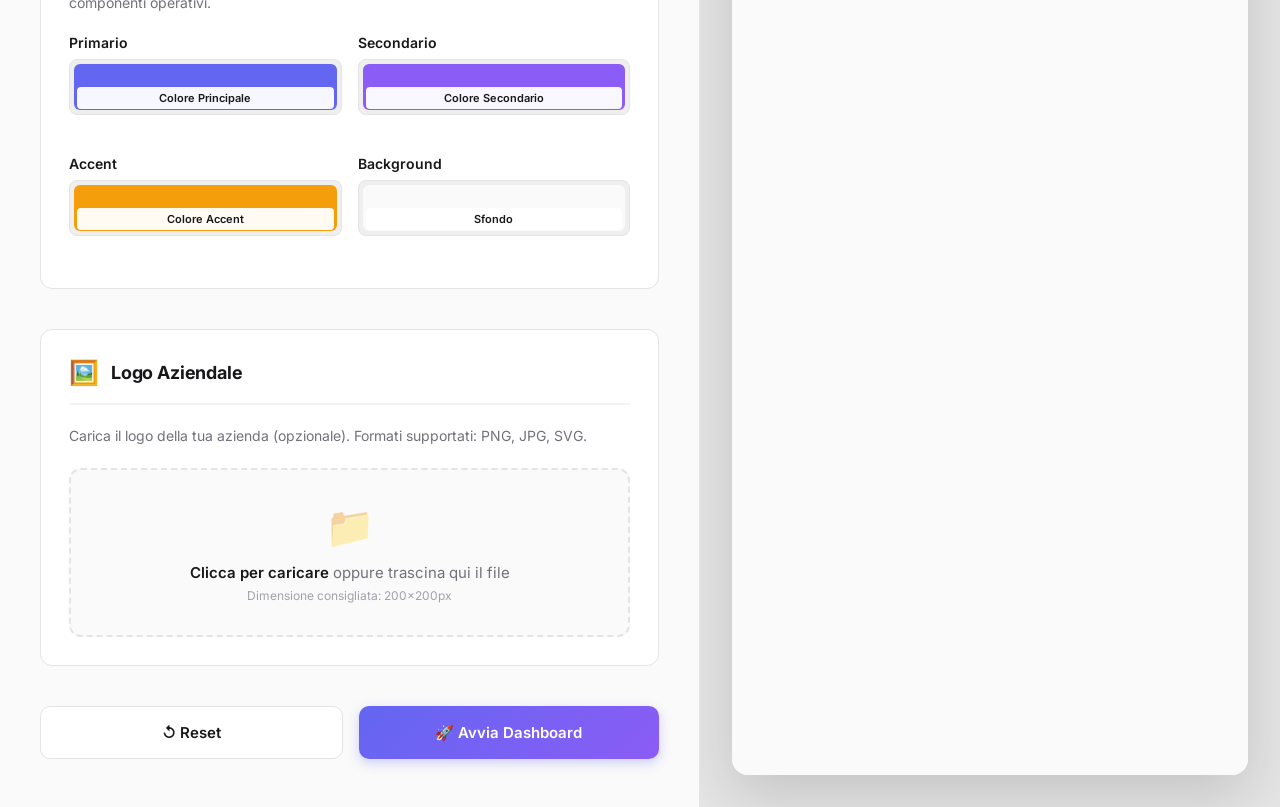
<file: setup-new.html>
<!DOCTYPE html>
<html lang="it">
<head>
  <meta charset="UTF-8">
  <title>Setup - Gestionale</title>
  <meta name="viewport" content="width=device-width, initial-scale=1">
  <link href="https://fonts.googleapis.com/css2?family=Inter:wght@400;500;600;700&display=swap" rel="stylesheet">
  <link rel="stylesheet" href="css/themes-new.css">
  
  <style>
    * {
      margin: 0;
      padding: 0;
      box-sizing: border-box;
    }

    body {
      font-family: 'Inter', -apple-system, BlinkMacSystemFont, 'Segoe UI', sans-serif;
      background: #f5f5f5;
      color: #18181b;
      min-height: 100vh;
      overflow-x: hidden;
      -webkit-font-smoothing: antialiased;
      -moz-osx-font-smoothing: grayscale;
    }

    /* === LAYOUT === */
    .setup-container {
      display: grid;
      grid-template-columns: minmax(320px, 700px) minmax(400px, 1fr);
      min-height: 100vh;
      max-width: 1800px;
      margin: 0 auto;
      background: #ffffff;
      box-shadow: 0 0 60px rgba(0, 0, 0, 0.08);
    }

    /* === CONFIGURATORE (SINISTRA) === */
    .config-panel {
      background: #fafafa;
      padding: 3rem 2.5rem;
      overflow-y: auto;
      border-right: 1px solid #e4e4e7;
    }

    .config-header {
      margin-bottom: 2.5rem;
    }

    .config-logo {
      font-size: 1.5rem;
      font-weight: 800;
      background: linear-gradient(135deg, #6366f1 0%, #8b5cf6 100%);
      -webkit-background-clip: text;
      -webkit-text-fill-color: transparent;
      background-clip: text;
      margin-bottom: 0.5rem;
      letter-spacing: -0.02em;
    }

    .config-title {
      font-size: 2rem;
      font-weight: 800;
      color: #18181b;
      margin-bottom: 0.5rem;
      letter-spacing: -0.03em;
      line-height: 1.2;
    }

    .config-subtitle {
      font-size: 1rem;
      color: #71717a;
      line-height: 1.6;
    }

    /* === SEZIONI === */
    .config-section {
      margin-bottom: 2.5rem;
      background: #ffffff;
      padding: 1.75rem;
      border-radius: 12px;
      border: 1px solid #e4e4e7;
      transition: all 0.3s ease;
    }

    .config-section:hover {
      border-color: #d4d4d8;
      box-shadow: 0 2px 8px rgba(0, 0, 0, 0.04);
    }

    .section-header {
      display: flex;
      align-items: center;
      gap: 0.75rem;
      margin-bottom: 1.25rem;
      padding-bottom: 1rem;
      border-bottom: 2px solid #f4f4f5;
    }

    .section-icon {
      font-size: 1.5rem;
    }

    .section-title {
      font-size: 1.125rem;
      font-weight: 700;
      color: #18181b;
      letter-spacing: -0.01em;
    }

    .section-description {
      font-size: 0.875rem;
      color: #71717a;
      margin-bottom: 1.25rem;
      line-height: 1.6;
    }

    /* === INPUTS === */
    .form-group {
      margin-bottom: 1.5rem;
    }

    .form-label {
      display: block;
      font-size: 0.875rem;
      font-weight: 600;
      color: #18181b;
      margin-bottom: 0.5rem;
    }

    .form-input {
      width: 100%;
      padding: 0.75rem 1rem;
      font-size: 0.938rem;
      font-family: inherit;
      color: #18181b;
      background: #ffffff;
      border: 1.5px solid #e4e4e7;
      border-radius: 8px;
      transition: all 0.2s ease;
    }

    .form-input:hover {
      border-color: #d4d4d8;
    }

    .form-input:focus {
      outline: none;
      border-color: #6366f1;
      box-shadow: 0 0 0 3px rgba(99, 102, 241, 0.1);
    }

    .form-hint {
      font-size: 0.813rem;
      color: #a1a1aa;
      margin-top: 0.5rem;
    }

    /* === COLOR PICKER === */
    .color-picker-grid {
      display: grid;
      grid-template-columns: repeat(2, 1fr);
      gap: 1rem;
    }

    .color-input-wrapper {
      position: relative;
    }

    .color-input {
      width: 100%;
      height: 56px;
      border: 1.5px solid #e4e4e7;
      border-radius: 8px;
      cursor: pointer;
      transition: all 0.2s ease;
      padding: 0;
    }

    .color-input::-webkit-color-swatch-wrapper {
      padding: 4px;
    }

    .color-input::-webkit-color-swatch {
      border: none;
      border-radius: 6px;
    }

    .color-input::-moz-color-swatch {
      border: none;
      border-radius: 6px;
    }

    .color-input:hover {
      border-color: #6366f1;
      transform: scale(1.02);
    }

    .color-label-overlay {
      position: absolute;
      bottom: 0.375rem;
      left: 0.5rem;
      right: 0.5rem;
      background: rgba(255, 255, 255, 0.95);
      padding: 0.25rem 0.5rem;
      border-radius: 4px;
      font-size: 0.688rem;
      font-weight: 600;
      color: #18181b;
      text-align: center;
      pointer-events: none;
      backdrop-filter: blur(4px);
    }

    /* === PRESET TEMI === */
    .preset-themes {
      display: grid;
      grid-template-columns: repeat(2, 1fr);
      gap: 0.875rem;
    }

    .preset-theme {
      padding: 1rem;
      border: 1.5px solid #e4e4e7;
      border-radius: 10px;
      cursor: pointer;
      transition: all 0.2s ease;
      background: #ffffff;
    }

    .preset-theme:hover {
      border-color: #6366f1;
      transform: translateY(-2px);
      box-shadow: 0 4px 12px rgba(99, 102, 241, 0.15);
    }

    .preset-theme.active {
      border-color: #6366f1;
      background: linear-gradient(135deg, rgba(99, 102, 241, 0.05) 0%, rgba(139, 92, 246, 0.05) 100%);
      box-shadow: 0 4px 12px rgba(99, 102, 241, 0.2);
    }

    .preset-name {
      font-size: 0.875rem;
      font-weight: 700;
      color: #18181b;
      margin-bottom: 0.375rem;
    }

    .preset-description {
      font-size: 0.75rem;
      color: #71717a;
      margin-bottom: 0.75rem;
    }

    .preset-colors {
      display: flex;
      gap: 0.25rem;
      height: 24px;
      border-radius: 6px;
      overflow: hidden;
    }

    .preset-color {
      flex: 1;
    }

    /* === LOGO UPLOAD === */
    .logo-upload-area {
      border: 2px dashed #e4e4e7;
      border-radius: 12px;
      padding: 2rem;
      text-align: center;
      cursor: pointer;
      transition: all 0.2s ease;
      background: #fafafa;
    }

    .logo-upload-area:hover {
      border-color: #6366f1;
      background: rgba(99, 102, 241, 0.02);
    }

    .logo-upload-area.has-logo {
      border-style: solid;
      border-color: #10b981;
      background: rgba(16, 185, 129, 0.02);
    }

    .logo-preview {
      max-width: 120px;
      max-height: 120px;
      margin: 0 auto 1rem;
      display: none;
      border-radius: 8px;
      box-shadow: 0 2px 8px rgba(0, 0, 0, 0.1);
    }

    .logo-preview.active {
      display: block;
    }

    .logo-upload-icon {
      font-size: 2.5rem;
      margin-bottom: 0.75rem;
      opacity: 0.5;
    }

    .logo-upload-text {
      font-size: 0.938rem;
      color: #71717a;
      margin-bottom: 0.375rem;
    }

    .logo-upload-text strong {
      color: #18181b;
      font-weight: 600;
    }

    .logo-upload-hint {
      font-size: 0.75rem;
      color: #a1a1aa;
    }

    input[type="file"] {
      display: none;
    }

    /* === BOTTONI === */
    .button-group {
      display: flex;
      gap: 1rem;
      margin-top: 2rem;
    }

    .btn {
      flex: 1;
      padding: 1rem 1.5rem;
      font-size: 0.938rem;
      font-weight: 600;
      font-family: inherit;
      border: none;
      border-radius: 10px;
      cursor: pointer;
      transition: all 0.2s ease;
      display: flex;
      align-items: center;
      justify-content: center;
      gap: 0.5rem;
    }

    .btn-primary {
      background: linear-gradient(135deg, #6366f1 0%, #8b5cf6 100%);
      color: #ffffff;
      box-shadow: 0 4px 12px rgba(99, 102, 241, 0.3);
    }

    .btn-primary:hover {
      transform: translateY(-2px);
      box-shadow: 0 6px 20px rgba(99, 102, 241, 0.4);
    }

    .btn-secondary {
      background: #ffffff;
      color: #18181b;
      border: 1.5px solid #e4e4e7;
    }

    .btn-secondary:hover {
      border-color: #6366f1;
      color: #6366f1;
    }

    /* === PREVIEW PANEL (DESTRA) === */
    .preview-panel {
      background: #e5e5e5;
      padding: 2rem;
      display: flex;
      flex-direction: column;
      overflow: hidden;
      position: relative;
    }

    .preview-header {
      margin-bottom: 1.5rem;
    }

    .preview-title {
      font-size: 0.875rem;
      font-weight: 700;
      color: #52525b;
      text-transform: uppercase;
      letter-spacing: 0.1em;
      margin-bottom: 0.5rem;
    }

    .preview-subtitle {
      font-size: 0.813rem;
      color: #71717a;
    }

    .preview-container {
      flex: 1;
      background: var(--bg);
      border-radius: 16px;
      overflow: hidden;
      box-shadow: 0 20px 60px rgba(0, 0, 0, 0.15);
      display: flex;
      flex-direction: column;
      transition: all 0.3s ease;
    }

    /* Preview Navbar */
    .preview-navbar {
      padding: 1rem 1.5rem;
      background: var(--navbar-bg);
      border-bottom: 1px solid var(--border);
      display: flex;
      align-items: center;
      justify-content: space-between;
    }

    .preview-project-name {
      font-size: 1rem;
      font-weight: 700;
      color: var(--text);
    }

    .preview-nav-items {
      display: flex;
      gap: 0.5rem;
    }

    .preview-nav-item {
      padding: 0.5rem 0.875rem;
      font-size: 0.813rem;
      font-weight: 500;
      color: var(--text-light);
      background: transparent;
      border-radius: 6px;
      transition: all 0.2s ease;
    }

    .preview-nav-item.active {
      background: var(--primary-pale);
      color: var(--primary);
    }

    /* Preview Content */
    .preview-content {
      flex: 1;
      padding: 1.5rem;
      background: var(--bg);
      overflow-y: auto;
    }

    .preview-stats {
      display: grid;
      grid-template-columns: repeat(3, 1fr);
      gap: 1rem;
      margin-bottom: 1.5rem;
    }

    .preview-stat-card {
      background: var(--card);
      border: 1px solid var(--border);
      border-radius: 10px;
      padding: 1.25rem;
      transition: all 0.2s ease;
    }

    .preview-stat-card:hover {
      transform: translateY(-2px);
      box-shadow: 0 4px 12px rgba(0, 0, 0, 0.08);
      border-color: var(--primary);
    }

    .preview-stat-label {
      font-size: 0.75rem;
      font-weight: 600;
      color: var(--text-light);
      text-transform: uppercase;
      letter-spacing: 0.05em;
      margin-bottom: 0.5rem;
    }

    .preview-stat-value {
      font-size: 1.5rem;
      font-weight: 800;
      color: var(--text);
    }

    .preview-chart-card {
      background: var(--card);
      border: 1px solid var(--border);
      border-radius: 10px;
      padding: 1.5rem;
      margin-bottom: 1rem;
    }

    .preview-chart-title {
      font-size: 0.875rem;
      font-weight: 700;
      color: var(--text);
      margin-bottom: 1rem;
    }

    .preview-chart {
      height: 140px;
      display: flex;
      align-items: flex-end;
      gap: 0.5rem;
    }

    .preview-chart-bar {
      flex: 1;
      border-radius: 6px 6px 0 0;
      transition: all 0.3s ease;
      cursor: pointer;
    }

    .preview-chart-bar:hover {
      opacity: 0.8;
      transform: scaleY(1.05);
    }

    .preview-table-card {
      background: var(--card);
      border: 1px solid var(--border);
      border-radius: 10px;
      overflow: hidden;
    }

    .preview-table-header {
      display: grid;
      grid-template-columns: 2fr 1fr 1fr 1fr;
      padding: 0.875rem 1.25rem;
      background: var(--card-subtle);
      border-bottom: 1px solid var(--border);
    }

    .preview-table-header-cell {
      font-size: 0.75rem;
      font-weight: 700;
      color: var(--text-light);
      text-transform: uppercase;
      letter-spacing: 0.05em;
    }

    .preview-table-row {
      display: grid;
      grid-template-columns: 2fr 1fr 1fr 1fr;
      padding: 0.875rem 1.25rem;
      border-bottom: 1px solid var(--border-light);
      font-size: 0.813rem;
      color: var(--text);
      transition: all 0.2s ease;
    }

    .preview-table-row:hover {
      background: var(--card-subtle);
    }

    .preview-table-row:last-child {
      border-bottom: none;
    }

    /* === RESPONSIVE === */
    @media (max-width: 1200px) {
      .setup-container {
        grid-template-columns: 1fr;
      }

      .preview-panel {
        display: none;
      }
    }

    @media (max-width: 600px) {
      .config-panel {
        padding: 2rem 1.5rem;
      }

      .preset-themes {
        grid-template-columns: 1fr;
      }

      .color-picker-grid {
        grid-template-columns: 1fr;
      }

      .preview-stats {
        grid-template-columns: 1fr;
      }
    }

    /* === ANIMAZIONI === */
    @keyframes fadeIn {
      from {
        opacity: 0;
        transform: translateY(10px);
      }
      to {
        opacity: 1;
        transform: translateY(0);
      }
    }

    .config-section {
      animation: fadeIn 0.4s ease backwards;
    }

    .config-section:nth-child(1) { animation-delay: 0.1s; }
    .config-section:nth-child(2) { animation-delay: 0.2s; }
    .config-section:nth-child(3) { animation-delay: 0.3s; }
    .config-section:nth-child(4) { animation-delay: 0.4s; }
  </style>
</head>
<body>
  <div class="setup-container">
    <!-- === PANNELLO CONFIGURAZIONE === -->
    <div class="config-panel">
      <div class="config-header">
        <div class="config-logo">✨ Gestionale SaaS</div>
        <h1 class="config-title">Personalizza il tuo progetto</h1>
        <p class="config-subtitle">
          Configura il nome, i colori e il logo del tuo gestionale.
          Ogni modifica sarà visibile in tempo reale nella preview.
        </p>
      </div>

      <!-- SEZIONE 1: Nome Progetto -->
      <div class="config-section">
        <div class="section-header">
          <span class="section-icon">📝</span>
          <h2 class="section-title">Nome Progetto</h2>
        </div>
        <p class="section-description">
          Scegli un nome che rappresenti la tua azienda o progetto.
        </p>
        <div class="form-group">
          <label class="form-label" for="projectName">Nome Progetto</label>
          <input 
            type="text" 
            id="projectName" 
            class="form-input" 
            placeholder="Es: Il Mio Gestionale"
            value="Gestionale Demo"
          >
          <p class="form-hint">Verrà mostrato nella dashboard e in tutta l'applicazione</p>
        </div>
      </div>

      <!-- SEZIONE 2: Preset Temi -->
      <div class="config-section">
        <div class="section-header">
          <span class="section-icon">🎨</span>
          <h2 class="section-title">Tema Rapido</h2>
        </div>
        <p class="section-description">
          Scegli un preset professionale oppure personalizza i colori manualmente.
        </p>
        <div class="preset-themes" id="presetThemes">
          <!-- Generato dinamicamente -->
        </div>
      </div>

      <!-- SEZIONE 3: Colori Custom -->
      <div class="config-section">
        <div class="section-header">
          <span class="section-icon">🌈</span>
          <h2 class="section-title">Colori Personalizzati</h2>
        </div>
        <p class="section-description">
          Personalizza i colori del brand. Questi influenzeranno solo gli elementi visuali, non i componenti operativi.
        </p>
        <div class="color-picker-grid">
          <div class="form-group">
            <label class="form-label">Primario</label>
            <div class="color-input-wrapper">
              <input type="color" id="primaryColor" class="color-input" value="#6366f1">
              <div class="color-label-overlay">Colore Principale</div>
            </div>
          </div>
          <div class="form-group">
            <label class="form-label">Secondario</label>
            <div class="color-input-wrapper">
              <input type="color" id="secondaryColor" class="color-input" value="#8b5cf6">
              <div class="color-label-overlay">Colore Secondario</div>
            </div>
          </div>
          <div class="form-group">
            <label class="form-label">Accent</label>
            <div class="color-input-wrapper">
              <input type="color" id="accentColor" class="color-input" value="#f59e0b">
              <div class="color-label-overlay">Colore Accent</div>
            </div>
          </div>
          <div class="form-group">
            <label class="form-label">Background</label>
            <div class="color-input-wrapper">
              <input type="color" id="backgroundColor" class="color-input" value="#fafafa">
              <div class="color-label-overlay">Sfondo</div>
            </div>
          </div>
        </div>
      </div>

      <!-- SEZIONE 4: Logo -->
      <div class="config-section">
        <div class="section-header">
          <span class="section-icon">🖼️</span>
          <h2 class="section-title">Logo Aziendale</h2>
        </div>
        <p class="section-description">
          Carica il logo della tua azienda (opzionale). Formati supportati: PNG, JPG, SVG.
        </p>
        <div class="logo-upload-area" id="logoUploadArea">
          <img id="logoPreview" class="logo-preview" alt="Logo Preview">
          <div class="logo-upload-icon">📁</div>
          <p class="logo-upload-text">
            <strong>Clicca per caricare</strong> oppure trascina qui il file
          </p>
          <p class="logo-upload-hint">Dimensione consigliata: 200x200px</p>
          <input type="file" id="logoInput" accept="image/*">
        </div>
      </div>

      <!-- BOTTONI AZIONE -->
      <div class="button-group">
        <button class="btn btn-secondary" id="btnReset">
          ↺ Reset
        </button>
        <button class="btn btn-primary" id="btnLaunch">
          <span>🚀 Avvia Dashboard</span>
        </button>
      </div>
    </div>

    <!-- === PANNELLO PREVIEW === -->
    <div class="preview-panel">
      <div class="preview-header">
        <div class="preview-title">Live Preview</div>
        <div class="preview-subtitle">Anteprima in tempo reale del tuo tema</div>
      </div>

      <div class="preview-container">
        <!-- Preview Navbar -->
        <div class="preview-navbar">
          <div class="preview-project-name" id="previewProjectName">Gestionale Demo</div>
          <div class="preview-nav-items">
            <div class="preview-nav-item active">Dashboard</div>
            <div class="preview-nav-item">Prodotti</div>
            <div class="preview-nav-item">Ordini</div>
          </div>
        </div>

        <!-- Preview Content -->
        <div class="preview-content">
          <!-- Stats Cards -->
          <div class="preview-stats">
            <div class="preview-stat-card">
              <div class="preview-stat-label">Vendite</div>
              <div class="preview-stat-value">€12,450</div>
            </div>
            <div class="preview-stat-card">
              <div class="preview-stat-label">Ordini</div>
              <div class="preview-stat-value">248</div>
            </div>
            <div class="preview-stat-card">
              <div class="preview-stat-label">Clienti</div>
              <div class="preview-stat-value">1,024</div>
            </div>
          </div>

          <!-- Chart Card -->
          <div class="preview-chart-card">
            <div class="preview-chart-title">Vendite Mensili</div>
            <div class="preview-chart" id="previewChart">
              <!-- Generato dinamicamente -->
            </div>
          </div>

          <!-- Table Card -->
          <div class="preview-table-card">
            <div class="preview-table-header">
              <div class="preview-table-header-cell">Prodotto</div>
              <div class="preview-table-header-cell">Quantità</div>
              <div class="preview-table-header-cell">Prezzo</div>
              <div class="preview-table-header-cell">Totale</div>
            </div>
            <div class="preview-table-row">
              <div>Prodotto A</div>
              <div>45</div>
              <div>€24.90</div>
              <div>€1,120.50</div>
            </div>
            <div class="preview-table-row">
              <div>Prodotto B</div>
              <div>32</div>
              <div>€15.50</div>
              <div>€496.00</div>
            </div>
            <div class="preview-table-row">
              <div>Prodotto C</div>
              <div>28</div>
              <div>€32.00</div>
              <div>€896.00</div>
            </div>
          </div>
        </div>
      </div>
    </div>
  </div>

  <script src="js/theme-manager-v2.js"></script>
  <script src="js/setup-configurator.js"></script>
</body>
</html>
</file>
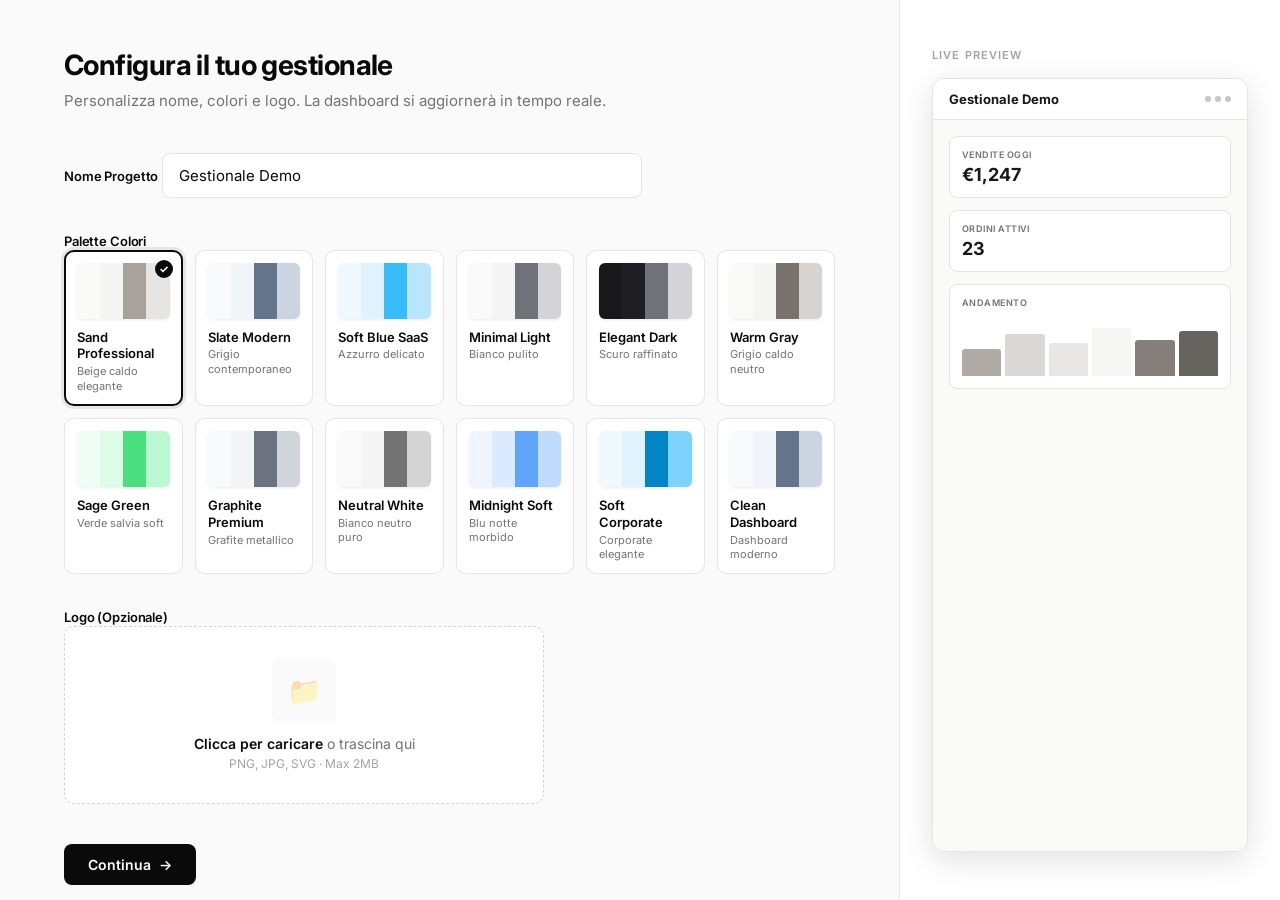
<file: setup-premium.html>
<!DOCTYPE html>
<html lang="it">
<head>
  <meta charset="UTF-8">
  <title>Setup - Gestionale</title>
  <meta name="viewport" content="width=device-width, initial-scale=1">
  <link href="https://fonts.googleapis.com/css2?family=Inter:wght@400;500;600;700&display=swap" rel="stylesheet">
  <link rel="stylesheet" href="css/themes-new.css">
  
  <style>
    * {
      margin: 0;
      padding: 0;
      box-sizing: border-box;
    }

    body {
      font-family: 'Inter', -apple-system, BlinkMacSystemFont, sans-serif;
      background: #fafafa;
      color: #0a0a0a;
      overflow: hidden;
      -webkit-font-smoothing: antialiased;
      -moz-osx-font-smoothing: grayscale;
    }

    /* === LAYOUT PRINCIPALE 75/25 === */
    .setup-layout {
      display: grid;
      grid-template-columns: 1fr 380px;
      height: 100vh;
      max-width: 1800px;
      margin: 0 auto;
      background: #ffffff;
    }

    /* === PANNELLO CONFIGURAZIONE (75%) === */
    .config-panel {
      padding: 48px 64px;
      overflow-y: auto;
      background: #fafafa;
      border-right: 1px solid #e5e5e5;
    }

    .config-header {
      margin-bottom: 40px;
    }

    .config-title {
      font-size: 28px;
      font-weight: 700;
      letter-spacing: -0.02em;
      color: #0a0a0a;
      margin-bottom: 8px;
    }

    .config-subtitle {
      font-size: 15px;
      color: #737373;
      font-weight: 400;
      line-height: 1.5;
    }

    /* === SEZIONI === */
    .config-section {
      margin-bottom: 32px;
    }

    .section-label {
      font-size: 13px;
      font-weight: 600;
      color: #0a0a0a;
      margin-bottom: 12px;
      letter-spacing: -0.01em;
    }

    /* === INPUT PROGETTO === */
    .project-input {
      width: 100%;
      max-width: 480px;
      padding: 12px 16px;
      font-size: 15px;
      font-family: inherit;
      color: #0a0a0a;
      background: #ffffff;
      border: 1px solid #e5e5e5;
      border-radius: 8px;
      transition: all 0.2s ease;
    }

    .project-input:hover {
      border-color: #d4d4d4;
    }

    .project-input:focus {
      outline: none;
      border-color: #0a0a0a;
      box-shadow: 0 0 0 3px rgba(10, 10, 10, 0.05);
    }

    /* === GRIGLIA PALETTE === */
    .palette-grid {
      display: grid;
      grid-template-columns: repeat(6, 1fr);
      gap: 12px;
      max-width: 100%;
    }

    .palette-card {
      background: #ffffff;
      border: 1.5px solid #e5e5e5;
      border-radius: 10px;
      padding: 12px;
      cursor: pointer;
      transition: all 0.15s ease;
      position: relative;
    }

    .palette-card:hover {
      border-color: #0a0a0a;
      transform: translateY(-1px);
      box-shadow: 0 4px 12px rgba(0, 0, 0, 0.08);
    }

    .palette-card.active {
      border-color: #0a0a0a;
      border-width: 2px;
      padding: 11px;
      box-shadow: 0 0 0 3px rgba(10, 10, 10, 0.08);
    }

    .palette-card.active::after {
      content: '✓';
      position: absolute;
      top: 8px;
      right: 8px;
      width: 18px;
      height: 18px;
      background: #0a0a0a;
      color: #ffffff;
      border-radius: 50%;
      display: flex;
      align-items: center;
      justify-content: center;
      font-size: 11px;
      font-weight: 700;
    }

    .palette-preview {
      height: 56px;
      border-radius: 6px;
      margin-bottom: 10px;
      display: flex;
      overflow: hidden;
      box-shadow: 0 1px 3px rgba(0, 0, 0, 0.08);
    }

    .palette-color {
      flex: 1;
      transition: all 0.2s ease;
    }

    .palette-card:hover .palette-color {
      opacity: 0.9;
    }

    .palette-name {
      font-size: 13px;
      font-weight: 600;
      color: #0a0a0a;
      margin-bottom: 2px;
      line-height: 1.3;
    }

    .palette-desc {
      font-size: 11px;
      color: #737373;
      line-height: 1.3;
    }

    /* === LOGO UPLOAD === */
    .logo-upload {
      max-width: 480px;
      border: 1.5px dashed #d4d4d4;
      border-radius: 10px;
      padding: 32px;
      text-align: center;
      cursor: pointer;
      transition: all 0.2s ease;
      background: #ffffff;
    }

    .logo-upload:hover {
      border-color: #0a0a0a;
      background: #fafafa;
    }

    .logo-upload.has-logo {
      border-style: solid;
      border-color: #0a0a0a;
    }

    .logo-preview {
      max-width: 80px;
      max-height: 80px;
      margin: 0 auto 16px;
      display: none;
      border-radius: 6px;
    }

    .logo-preview.active {
      display: block;
    }

    .logo-placeholder {
      width: 64px;
      height: 64px;
      margin: 0 auto 12px;
      background: #f5f5f5;
      border-radius: 8px;
      display: flex;
      align-items: center;
      justify-content: center;
      font-size: 28px;
      opacity: 0.4;
    }

    .logo-upload.has-logo .logo-placeholder {
      display: none;
    }

    .logo-text {
      font-size: 14px;
      color: #737373;
      margin-bottom: 4px;
    }

    .logo-text strong {
      color: #0a0a0a;
      font-weight: 600;
    }

    .logo-hint {
      font-size: 12px;
      color: #a3a3a3;
    }

    input[type="file"] {
      display: none;
    }

    /* === BOTTONE CONTINUA === */
    .action-button {
      display: inline-flex;
      align-items: center;
      gap: 8px;
      padding: 12px 24px;
      font-size: 14px;
      font-weight: 600;
      font-family: inherit;
      color: #ffffff;
      background: #0a0a0a;
      border: none;
      border-radius: 8px;
      cursor: pointer;
      transition: all 0.2s ease;
      margin-top: 8px;
    }

    .action-button:hover {
      background: #171717;
      transform: translateY(-1px);
      box-shadow: 0 4px 12px rgba(0, 0, 0, 0.15);
    }

    .action-button:active {
      transform: translateY(0);
    }

    /* === PREVIEW PANEL (25%) === */
    .preview-panel {
      background: #ffffff;
      padding: 48px 32px;
      display: flex;
      flex-direction: column;
      position: sticky;
      top: 0;
      height: 100vh;
      overflow: hidden;
    }

    .preview-label {
      font-size: 11px;
      font-weight: 600;
      text-transform: uppercase;
      letter-spacing: 0.1em;
      color: #a3a3a3;
      margin-bottom: 16px;
    }

    .preview-mockup {
      flex: 1;
      background: var(--bg);
      border-radius: 12px;
      overflow: hidden;
      border: 1px solid var(--border);
      box-shadow: 0 8px 32px rgba(0, 0, 0, 0.12);
      display: flex;
      flex-direction: column;
      transition: all 0.3s ease;
    }

    /* Preview Components */
    .preview-navbar {
      padding: 12px 16px;
      background: var(--navbar-bg);
      border-bottom: 1px solid var(--border);
      display: flex;
      align-items: center;
      justify-content: space-between;
    }

    .preview-logo {
      font-size: 13px;
      font-weight: 700;
      color: var(--text);
    }

    .preview-menu {
      display: flex;
      gap: 4px;
    }

    .preview-menu-item {
      width: 6px;
      height: 6px;
      background: var(--text-light);
      border-radius: 50%;
      opacity: 0.4;
    }

    .preview-content {
      flex: 1;
      padding: 16px;
      background: var(--bg);
      overflow: hidden;
    }

    .preview-card {
      background: var(--card);
      border: 1px solid var(--border);
      border-radius: 8px;
      padding: 12px;
      margin-bottom: 12px;
    }

    .preview-card-label {
      font-size: 9px;
      font-weight: 600;
      text-transform: uppercase;
      letter-spacing: 0.05em;
      color: var(--text-light);
      margin-bottom: 4px;
    }

    .preview-card-value {
      font-size: 18px;
      font-weight: 700;
      color: var(--text);
    }

    .preview-chart {
      height: 60px;
      display: flex;
      align-items: flex-end;
      gap: 4px;
      margin-top: 8px;
    }

    .preview-bar {
      flex: 1;
      border-radius: 3px 3px 0 0;
      transition: all 0.3s ease;
      opacity: 0.9;
    }

    /* === RESPONSIVE === */
    @media (max-width: 1200px) {
      .setup-layout {
        grid-template-columns: 1fr;
      }

      .preview-panel {
        display: none;
      }

      .config-panel {
        border-right: none;
      }
    }

    @media (max-width: 768px) {
      .config-panel {
        padding: 32px 24px;
      }

      .palette-grid {
        grid-template-columns: repeat(auto-fill, minmax(140px, 1fr));
        gap: 10px;
      }

      .config-title {
        font-size: 24px;
      }
    }

    /* === ANIMAZIONI === */
    @keyframes fadeIn {
      from {
        opacity: 0;
        transform: translateY(8px);
      }
      to {
        opacity: 1;
        transform: translateY(0);
      }
    }

    .config-section {
      animation: fadeIn 0.4s ease backwards;
    }

    .config-section:nth-child(1) { animation-delay: 0.05s; }
    .config-section:nth-child(2) { animation-delay: 0.1s; }
    .config-section:nth-child(3) { animation-delay: 0.15s; }
    .config-section:nth-child(4) { animation-delay: 0.2s; }

    /* === SCROLLBAR CUSTOM === */
    .config-panel::-webkit-scrollbar {
      width: 8px;
    }

    .config-panel::-webkit-scrollbar-track {
      background: transparent;
    }

    .config-panel::-webkit-scrollbar-thumb {
      background: #d4d4d4;
      border-radius: 4px;
    }

    .config-panel::-webkit-scrollbar-thumb:hover {
      background: #a3a3a3;
    }
  </style>
</head>
<body>
  <div class="setup-layout">
    <!-- === PANNELLO CONFIGURAZIONE === -->
    <div class="config-panel">
      <!-- Header -->
      <div class="config-header">
        <h1 class="config-title">Configura il tuo gestionale</h1>
        <p class="config-subtitle">
          Personalizza nome, colori e logo. La dashboard si aggiornerà in tempo reale.
        </p>
      </div>

      <!-- Sezione Nome Progetto -->
      <div class="config-section">
        <label class="section-label">Nome Progetto</label>
        <input 
          type="text" 
          id="projectName" 
          class="project-input" 
          placeholder="Es: Ristorante Da Mario"
          value="Gestionale Demo"
        >
      </div>

      <!-- Sezione Palette Colori -->
      <div class="config-section">
        <label class="section-label">Palette Colori</label>
        <div class="palette-grid" id="paletteGrid">
          <!-- Generato dinamicamente -->
        </div>
      </div>

      <!-- Sezione Logo -->
      <div class="config-section">
        <label class="section-label">Logo (Opzionale)</label>
        <div class="logo-upload" id="logoUpload">
          <img id="logoPreview" class="logo-preview" alt="Logo">
          <div class="logo-placeholder">📁</div>
          <p class="logo-text">
            <strong>Clicca per caricare</strong> o trascina qui
          </p>
          <p class="logo-hint">PNG, JPG, SVG · Max 2MB</p>
          <input type="file" id="logoInput" accept="image/*">
        </div>
      </div>

      <!-- Bottone Continua -->
      <div class="config-section">
        <button class="action-button" id="btnContinue">
          <span>Continua</span>
          <span>→</span>
        </button>
      </div>
    </div>

    <!-- === PANNELLO PREVIEW === -->
    <div class="preview-panel">
      <div class="preview-label">Live Preview</div>
      
      <div class="preview-mockup">
        <!-- Navbar -->
        <div class="preview-navbar">
          <div class="preview-logo" id="previewName">Gestionale Demo</div>
          <div class="preview-menu">
            <div class="preview-menu-item"></div>
            <div class="preview-menu-item"></div>
            <div class="preview-menu-item"></div>
          </div>
        </div>

        <!-- Content -->
        <div class="preview-content">
          <!-- Cards -->
          <div class="preview-card">
            <div class="preview-card-label">Vendite Oggi</div>
            <div class="preview-card-value">€1,247</div>
          </div>

          <div class="preview-card">
            <div class="preview-card-label">Ordini Attivi</div>
            <div class="preview-card-value">23</div>
          </div>

          <!-- Chart -->
          <div class="preview-card">
            <div class="preview-card-label">Andamento</div>
            <div class="preview-chart" id="previewChart">
              <!-- Generato da JS -->
            </div>
          </div>
        </div>
      </div>
    </div>
  </div>

  <script src="js/theme-manager-v2.js"></script>
  <script src="js/setup-premium.js"></script>
</body>
</html>
</file>
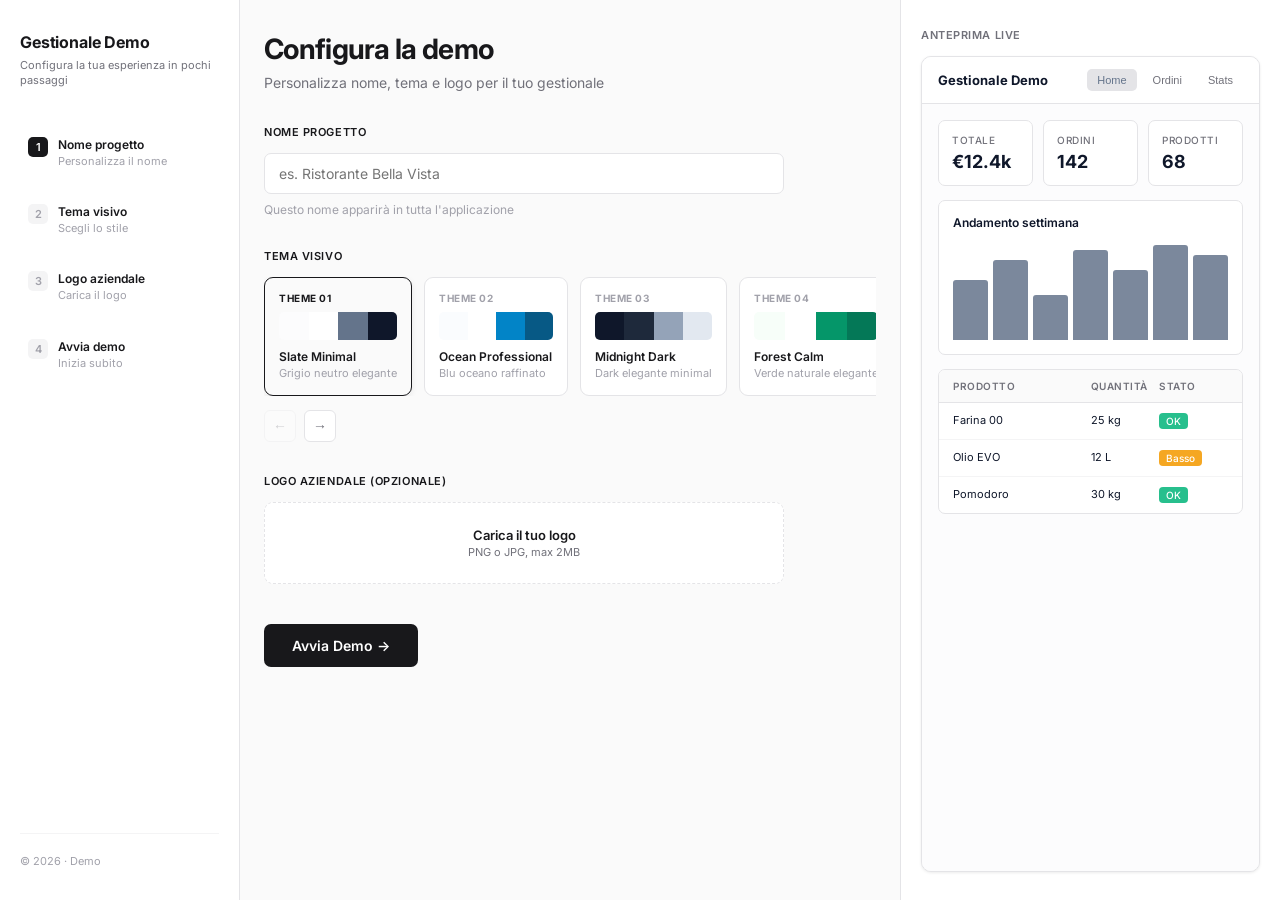
<file: setup.html>
<!DOCTYPE html>
<html lang="it">
<head>
  <meta charset="UTF-8">
  <title>Configurazione Demo</title>
  <meta name="viewport" content="width=device-width, initial-scale=1">
  <link href="https://fonts.googleapis.com/css2?family=Inter:wght@300;400;500;600;700&display=swap" rel="stylesheet">
  
  <style>
    * { margin: 0; padding: 0; box-sizing: border-box; }
    body { 
      font-family: 'Inter', -apple-system, BlinkMacSystemFont, sans-serif; 
      background: #fafafa; 
      color: #18181b; 
      height: 100vh; 
      overflow: hidden; 
      -webkit-font-smoothing: antialiased; 
      -moz-osx-font-smoothing: grayscale;
    }
    
    /* LAYOUT PRINCIPALE */
    .setup-layout { 
      display: grid; 
      grid-template-columns: 260px 1fr 440px; 
      height: 100vh; 
      gap: 0; 
    }
    
    /* SIDEBAR SINISTRA */
    .sidebar { 
      background: #ffffff; 
      border-right: 1px solid #e4e4e7; 
      padding: 2rem 1.25rem; 
      display: flex; 
      flex-direction: column; 
    }
    .sidebar-logo { 
      font-size: 1rem; 
      font-weight: 700; 
      color: #18181b; 
      margin-bottom: 0.375rem; 
      letter-spacing: -0.01em;
    }
    .sidebar-tagline { 
      font-size: 0.688rem; 
      color: #71717a; 
      margin-bottom: 2.5rem; 
      line-height: 1.4; 
    }
    .sidebar-steps { flex: 1; }
    .step { 
      display: flex; 
      align-items: flex-start; 
      gap: 0.625rem; 
      margin-bottom: 1.25rem; 
      padding: 0.5rem; 
      border-radius: 6px;
      cursor: pointer;
      transition: all 0.2s ease;
    }
    .step:hover {
      background: #fafafa;
    }
    .step-number { 
      width: 20px; 
      height: 20px; 
      border-radius: 5px; 
      background: #f4f4f5; 
      color: #a1a1aa; 
      display: flex; 
      align-items: center; 
      justify-content: center; 
      font-size: 0.688rem; 
      font-weight: 600; 
      flex-shrink: 0;
      transition: all 0.2s ease;
    }
    .step.active .step-number { 
      background: #18181b; 
      color: #ffffff; 
    }
    .step-content h4 { 
      font-size: 0.75rem; 
      font-weight: 600; 
      color: #18181b; 
      margin-bottom: 0.125rem; 
    }
    .step-content p { 
      font-size: 0.688rem; 
      color: #a1a1aa; 
      line-height: 1.3; 
    }
    .sidebar-footer { 
      padding-top: 1.25rem; 
      border-top: 1px solid #f4f4f5; 
      font-size: 0.688rem; 
      color: #a1a1aa; 
    }
    
    /* CONFIG PANEL CENTRO */
    .config-panel { 
      padding: 2.5rem 2rem; 
      overflow-y: auto; 
      display: flex;
      flex-direction: column;
      gap: 2rem;
    }
    .config-header { }
    .config-header h1 { 
      font-size: 1.75rem; 
      font-weight: 700; 
      color: #18181b; 
      margin-bottom: 0.375rem; 
      letter-spacing: -0.025em; 
    }
    .config-header p { 
      font-size: 0.875rem; 
      color: #71717a; 
      line-height: 1.5; 
    }
    
    .config-section { 
      scroll-margin-top: 1rem;
      transition: all 0.3s ease;
    }
    .config-section.highlight {
      animation: highlightSection 1.5s ease;
    }
    @keyframes highlightSection {
      0% { 
        box-shadow: 0 0 0 0 rgba(24, 24, 27, 0); 
      }
      50% { 
        box-shadow: 0 0 0 4px rgba(24, 24, 27, 0.08); 
        transform: translateX(4px);
      }
      100% { 
        box-shadow: 0 0 0 0 rgba(24, 24, 27, 0); 
        transform: translateX(0);
      }
    }
    
    .section-label { 
      font-size: 0.688rem; 
      font-weight: 600; 
      color: #18181b; 
      text-transform: uppercase; 
      letter-spacing: 0.05em; 
      margin-bottom: 0.875rem; 
    }
    
    /* INPUT FIELD */
    .input-field { 
      width: 100%; 
      max-width: 520px; 
      padding: 0.688rem 0.875rem; 
      border: 1px solid #e4e4e7; 
      border-radius: 7px; 
      font-size: 0.875rem; 
      font-family: inherit; 
      color: #18181b; 
      background: #ffffff; 
      transition: all 0.15s ease; 
    }
    .input-field:hover { 
      border-color: #d4d4d8; 
    }
    .input-field:focus { 
      outline: none; 
      border-color: #18181b; 
      box-shadow: 0 0 0 3px rgba(24, 24, 27, 0.05); 
    }
    .input-hint { 
      font-size: 0.75rem; 
      color: #a1a1aa; 
      margin-top: 0.5rem; 
    }
    
    /* CAROUSEL TEMI */
    .themes-carousel-wrapper {
      max-width: 640px;
      position: relative;
    }
    .themes-carousel {
      display: flex;
      gap: 0.75rem;
      overflow: hidden;
      scroll-behavior: smooth;
    }
    .theme-option {
      min-width: calc(25% - 0.5625rem);
      padding: 0.875rem;
      border: 1.5px solid #e4e4e7;
      border-radius: 9px;
      cursor: pointer;
      transition: all 0.2s ease;
      background: #ffffff;
      flex-shrink: 0;
    }
    .theme-option:hover {
      border-color: #a1a1aa;
      transform: translateY(-1px);
    }
    .theme-option.active {
      border-color: #18181b;
      background: #fafafa;
      box-shadow: 0 2px 6px rgba(0, 0, 0, 0.08);
    }
    .theme-number {
      font-size: 0.625rem;
      font-weight: 700;
      color: #a1a1aa;
      letter-spacing: 0.05em;
      margin-bottom: 0.5rem;
    }
    .theme-option.active .theme-number {
      color: #18181b;
    }
    .theme-color-bar {
      height: 28px;
      border-radius: 5px;
      margin-bottom: 0.625rem;
      display: flex;
      overflow: hidden;
    }
    .theme-color {
      flex: 1;
    }
    .theme-name {
      font-size: 0.75rem;
      font-weight: 600;
      color: #18181b;
      margin-bottom: 0.188rem;
      line-height: 1.2;
    }
    .theme-description {
      font-size: 0.688rem;
      color: #a1a1aa;
      line-height: 1.2;
    }
    .theme-category {
      display: inline-block;
      font-size: 0.625rem;
      padding: 0.125rem 0.375rem;
      background: #f4f4f5;
      color: #71717a;
      border-radius: 3px;
      margin-bottom: 0.375rem;
      font-weight: 500;
    }
    
    /* FRECCE CAROUSEL */
    .carousel-nav {
      display: flex;
      gap: 0.5rem;
      margin-top: 0.875rem;
      justify-content: flex-start;
    }
    .carousel-btn {
      width: 32px;
      height: 32px;
      border: 1px solid #e4e4e7;
      background: #ffffff;
      border-radius: 6px;
      cursor: pointer;
      display: flex;
      align-items: center;
      justify-content: center;
      transition: all 0.15s ease;
      font-size: 0.875rem;
      color: #71717a;
    }
    .carousel-btn:hover {
      border-color: #18181b;
      background: #fafafa;
      color: #18181b;
    }
    .carousel-btn:disabled {
      opacity: 0.3;
      cursor: not-allowed;
    }
    .carousel-btn:disabled:hover {
      border-color: #e4e4e7;
      background: #ffffff;
    }
    
    /* LOGO UPLOAD */
    .logo-upload {
      max-width: 520px;
      border: 1.5px dashed #e4e4e7;
      border-radius: 9px;
      padding: 1.5rem;
      text-align: center;
      cursor: pointer;
      transition: all 0.2s ease;
      background: #ffffff;
    }
    .logo-upload:hover {
      border-color: #a1a1aa;
      background: #fafafa;
    }
    .logo-upload.has-logo {
      border-style: solid;
      border-color: #18181b;
    }
    .logo-preview-img {
      max-width: 72px;
      max-height: 72px;
      margin: 0 auto 0.875rem;
      display: none;
      border-radius: 7px;
    }
    .logo-preview-img.active {
      display: block;
    }
    .logo-upload-text {
      font-size: 0.813rem;
      color: #71717a;
    }
    .logo-upload-text strong {
      color: #18181b;
      font-weight: 600;
    }
    input[type="file"] {
      display: none;
    }
    
    /* BOTTONE LAUNCH */
    .btn-launch {
      display: inline-flex;
      align-items: center;
      justify-content: center;
      padding: 0.813rem 1.75rem;
      background: #18181b;
      color: #ffffff;
      border: none;
      border-radius: 7px;
      font-size: 0.875rem;
      font-weight: 600;
      font-family: inherit;
      cursor: pointer;
      transition: all 0.2s ease;
      margin-top: 0.5rem;
    }
    .btn-launch:hover {
      background: #27272a;
      transform: translateY(-1px);
      box-shadow: 0 4px 12px rgba(0, 0, 0, 0.15);
    }
    .btn-launch:active {
      transform: translateY(0);
    }
    
    /* PREVIEW PANEL DESTRA */
    .preview-panel {
      background: #ffffff;
      border-left: 1px solid #e4e4e7;
      padding: 1.75rem 1.25rem;
      display: flex;
      flex-direction: column;
      overflow: hidden;
    }
    .preview-label {
      font-size: 0.688rem;
      font-weight: 600;
      color: #71717a;
      text-transform: uppercase;
      letter-spacing: 0.05em;
      margin-bottom: 0.875rem;
    }
    #dashboardPreview {
      flex: 1;
      border-radius: 10px;
      overflow: hidden;
      box-shadow: 0 1px 3px rgba(0, 0, 0, 0.08);
      border: 1px solid #e4e4e7;
      background: var(--bg, #fafafa);
      transition: all 0.2s ease;
      display: flex;
      flex-direction: column;
    }
    
    /* PREVIEW COMPONENTS */
    .preview-topbar {
      padding: 0.75rem 1rem;
      background: var(--card, #ffffff);
      border-bottom: 1px solid var(--border, #e4e4e7);
      display: flex;
      align-items: center;
      justify-content: space-between;
      flex-shrink: 0;
    }
    .preview-logo-text {
      font-size: 0.813rem;
      font-weight: 700;
      color: var(--text, #18181b);
    }
    .preview-nav {
      display: flex;
      gap: 0.375rem;
    }
    .preview-nav-item {
      padding: 0.313rem 0.625rem;
      font-size: 0.688rem;
      font-weight: 500;
      color: var(--text-light, #71717a);
      background: transparent;
      border: none;
      border-radius: 5px;
      cursor: pointer;
      transition: all 0.15s ease;
    }
    .preview-nav-item.active {
      background: var(--primary-pale, #e4e4e7);
      color: var(--primary, #18181b);
    }
    .preview-content {
      padding: 1rem;
      background: var(--bg, #fafafa);
      flex: 1;
      overflow-y: auto;
    }
    .preview-cards {
      display: grid;
      grid-template-columns: repeat(3, 1fr);
      gap: 0.625rem;
      margin-bottom: 0.875rem;
    }
    .preview-stat-card {
      background: var(--card, #ffffff);
      border: 1px solid var(--border, #e4e4e7);
      border-radius: 7px;
      padding: 0.813rem;
    }
    .preview-stat-label {
      font-size: 0.625rem;
      color: var(--text-light, #71717a);
      margin-bottom: 0.313rem;
      text-transform: uppercase;
      letter-spacing: 0.05em;
      font-weight: 500;
    }
    .preview-stat-value {
      font-size: 1.125rem;
      font-weight: 700;
      color: var(--text, #18181b);
    }
    .preview-chart-card {
      background: var(--card, #ffffff);
      border: 1px solid var(--border, #e4e4e7);
      border-radius: 7px;
      padding: 0.875rem;
      margin-bottom: 0.875rem;
    }
    .preview-chart-title {
      font-size: 0.75rem;
      font-weight: 600;
      color: var(--text, #18181b);
      margin-bottom: 0.625rem;
    }
    .preview-chart {
      height: 100px;
      display: flex;
      align-items: flex-end;
      gap: 0.313rem;
    }
    .preview-chart-bar {
      flex: 1;
      background: var(--primary, #18181b);
      border-radius: 3px 3px 0 0;
      opacity: 0.85;
      transition: all 0.3s ease;
    }
    .preview-table {
      background: var(--card, #ffffff);
      border: 1px solid var(--border, #e4e4e7);
      border-radius: 7px;
      overflow: hidden;
    }
    .preview-table-header {
      display: grid;
      grid-template-columns: 2fr 1fr 1fr;
      padding: 0.625rem 0.875rem;
      background: var(--card-subtle, #fafafa);
      border-bottom: 1px solid var(--border, #e4e4e7);
    }
    .preview-table-header-cell {
      font-size: 0.625rem;
      font-weight: 600;
      color: var(--text-light, #71717a);
      text-transform: uppercase;
      letter-spacing: 0.05em;
    }
    .preview-table-row {
      display: grid;
      grid-template-columns: 2fr 1fr 1fr;
      padding: 0.625rem 0.875rem;
      border-bottom: 1px solid var(--border-light, #f4f4f5);
      font-size: 0.688rem;
      color: var(--text, #18181b);
    }
    .preview-table-row:last-child {
      border-bottom: none;
    }
    .preview-status {
      display: inline-block;
      padding: 0.125rem 0.438rem;
      border-radius: 4px;
      font-size: 0.625rem;
      font-weight: 500;
    }
    .preview-status.success {
      background: var(--success, #10b981);
      color: white;
      opacity: 0.9;
    }
    .preview-status.warning {
      background: var(--warning, #f59e0b);
      color: white;
      opacity: 0.9;
    }
    
    /* RESPONSIVE */
    @media (max-width: 1400px) {
      .setup-layout {
        grid-template-columns: 240px 1fr 380px;
      }
      .config-panel {
        padding: 2rem 1.5rem;
      }
    }
    @media (max-width: 1024px) {
      .setup-layout {
        grid-template-columns: 1fr;
        overflow-y: auto;
      }
      .sidebar, .preview-panel {
        display: none;
      }
      .theme-option {
        min-width: calc(50% - 0.375rem);
      }
    }
  </style>
</head>
<body>
<div class="setup-layout">
  <!-- SIDEBAR -->
  <aside class="sidebar">
    <div class="sidebar-logo">Gestionale Demo</div>
    <div class="sidebar-tagline">Configura la tua esperienza in pochi passaggi</div>
    <div class="sidebar-steps">
      <div class="step active" data-target="projectNameSection">
        <div class="step-number">1</div>
        <div class="step-content">
          <h4>Nome progetto</h4>
          <p>Personalizza il nome</p>
        </div>
      </div>
      <div class="step" data-target="themeSection">
        <div class="step-number">2</div>
        <div class="step-content">
          <h4>Tema visivo</h4>
          <p>Scegli lo stile</p>
        </div>
      </div>
      <div class="step" data-target="logoSection">
        <div class="step-number">3</div>
        <div class="step-content">
          <h4>Logo aziendale</h4>
          <p>Carica il logo</p>
        </div>
      </div>
      <div class="step" data-target="launchSection">
        <div class="step-number">4</div>
        <div class="step-content">
          <h4>Avvia demo</h4>
          <p>Inizia subito</p>
        </div>
      </div>
    </div>
    <div class="sidebar-footer">© 2026 · Demo</div>
  </aside>
  
  <!-- CONFIG PANEL -->
  <main class="config-panel">
    <div class="config-header">
      <h1>Configura la demo</h1>
      <p>Personalizza nome, tema e logo per il tuo gestionale</p>
    </div>
    
    <div class="config-section" id="projectNameSection">
      <div class="section-label">Nome Progetto</div>
      <input type="text" id="projectNameInput" class="input-field" placeholder="es. Ristorante Bella Vista" autocomplete="off">
      <div class="input-hint">Questo nome apparirà in tutta l'applicazione</div>
    </div>
    
    <div class="config-section" id="themeSection">
      <div class="section-label">Tema Visivo</div>
      <div class="themes-carousel-wrapper">
        <div class="themes-carousel" id="themesCarousel"></div>
        <div class="carousel-nav">
          <button class="carousel-btn" id="prevBtn">←</button>
          <button class="carousel-btn" id="nextBtn">→</button>
        </div>
      </div>
    </div>
    
    <div class="config-section" id="logoSection">
      <div class="section-label">Logo Aziendale (Opzionale)</div>
      <div class="logo-upload" id="logoUploadArea">
        <img id="logoPreviewImg" class="logo-preview-img" alt="Logo preview">
        <div class="logo-upload-text">
          <strong>Carica il tuo logo</strong><br>
          <span style="font-size: 0.688rem;">PNG o JPG, max 2MB</span>
        </div>
      </div>
      <input type="file" id="logoInput" accept="image/*">
    </div>
    
    <div class="config-section" id="launchSection">
      <button class="btn-launch" id="launchBtn">Avvia Demo →</button>
    </div>
  </main>
  
  <!-- PREVIEW PANEL -->
  <aside class="preview-panel">
    <div class="preview-label">Anteprima Live</div>
    <div id="dashboardPreview">
      <div class="preview-topbar">
        <div class="preview-logo-text" id="previewProjectName">Gestionale Demo</div>
        <div class="preview-nav">
          <button class="preview-nav-item active">Home</button>
          <button class="preview-nav-item">Ordini</button>
          <button class="preview-nav-item">Stats</button>
        </div>
      </div>
      <div class="preview-content">
        <div class="preview-cards">
          <div class="preview-stat-card">
            <div class="preview-stat-label">Totale</div>
            <div class="preview-stat-value">€12.4k</div>
          </div>
          <div class="preview-stat-card">
            <div class="preview-stat-label">Ordini</div>
            <div class="preview-stat-value">142</div>
          </div>
          <div class="preview-stat-card">
            <div class="preview-stat-label">Prodotti</div>
            <div class="preview-stat-value">68</div>
          </div>
        </div>
        <div class="preview-chart-card">
          <div class="preview-chart-title">Andamento settimana</div>
          <div class="preview-chart" id="previewChart">
            <div class="preview-chart-bar" style="height: 60%;"></div>
            <div class="preview-chart-bar" style="height: 80%;"></div>
            <div class="preview-chart-bar" style="height: 45%;"></div>
            <div class="preview-chart-bar" style="height: 90%;"></div>
            <div class="preview-chart-bar" style="height: 70%;"></div>
            <div class="preview-chart-bar" style="height: 95%;"></div>
            <div class="preview-chart-bar" style="height: 85%;"></div>
          </div>
        </div>
        <div class="preview-table">
          <div class="preview-table-header">
            <div class="preview-table-header-cell">Prodotto</div>
            <div class="preview-table-header-cell">Quantità</div>
            <div class="preview-table-header-cell">Stato</div>
          </div>
          <div class="preview-table-row">
            <div>Farina 00</div>
            <div>25 kg</div>
            <div><span class="preview-status success">OK</span></div>
          </div>
          <div class="preview-table-row">
            <div>Olio EVO</div>
            <div>12 L</div>
            <div><span class="preview-status warning">Basso</span></div>
          </div>
          <div class="preview-table-row">
            <div>Pomodoro</div>
            <div>30 kg</div>
            <div><span class="preview-status success">OK</span></div>
          </div>
        </div>
      </div>
    </div>
  </aside>
</div>

<script src="js/theme-manager.js"></script>
<script>
let selectedTheme = "theme-01";
let uploadedLogo = null;
let currentCarouselIndex = 0;
const themesPerPage = 4;

// Popola carousel temi
function populateThemes() {
  const carousel = document.getElementById("themesCarousel");
  const themes = themeManager.getAvailableThemes();
  
  themes.forEach(theme => {
    const card = document.createElement("div");
    card.className = "theme-option";
    if (theme.id === selectedTheme) card.classList.add("active");
    card.dataset.theme = theme.id;
    
    card.innerHTML = `
      <div class="theme-number">THEME ${theme.number}</div>
      <div class="theme-color-bar">
        <div class="theme-color" style="background: ${theme.preview.bg}"></div>
        <div class="theme-color" style="background: ${theme.preview.card}"></div>
        <div class="theme-color" style="background: ${theme.preview.primary}"></div>
        <div class="theme-color" style="background: ${theme.preview.accent}"></div>
      </div>
      <div class="theme-name">${theme.name}</div>
      <div class="theme-description">${theme.description}</div>
    `;
    
    card.addEventListener("click", () => selectTheme(theme.id));
    carousel.appendChild(card);
  });
  
  updateCarouselButtons();
}

// Seleziona tema
function selectTheme(themeId) {
  selectedTheme = themeId;
  
  // Aggiorna UI
  document.querySelectorAll(".theme-option").forEach(card => {
    card.classList.toggle("active", card.dataset.theme === themeId);
  });
  
  // Applica tema SOLO alla preview
  const preview = document.getElementById("dashboardPreview");
  preview.setAttribute("data-theme", themeId);
  
  const theme = themeManager.getAvailableThemes().find(t => t.id === themeId);
  if (theme) {
    const root = preview.style;
    root.setProperty("--bg", theme.preview.bg);
    root.setProperty("--card", theme.preview.card);
    root.setProperty("--primary", theme.preview.primary);
    root.setProperty("--text", theme.preview.text);
    root.setProperty("--accent", theme.preview.accent);
  }
}

// Carousel navigation
function updateCarouselButtons() {
  const carousel = document.getElementById("themesCarousel");
  const totalThemes = themeManager.getAvailableThemes().length;
  const maxIndex = Math.max(0, totalThemes - themesPerPage);
  
  document.getElementById("prevBtn").disabled = currentCarouselIndex === 0;
  document.getElementById("nextBtn").disabled = currentCarouselIndex >= maxIndex;
}

document.getElementById("prevBtn").addEventListener("click", () => {
  if (currentCarouselIndex > 0) {
    currentCarouselIndex--;
    const carousel = document.getElementById("themesCarousel");
    const cardWidth = carousel.querySelector(".theme-option").offsetWidth;
    const gap = 12; // 0.75rem
    carousel.scrollLeft = currentCarouselIndex * (cardWidth + gap);
    updateCarouselButtons();
  }
});

document.getElementById("nextBtn").addEventListener("click", () => {
  const totalThemes = themeManager.getAvailableThemes().length;
  const maxIndex = totalThemes - themesPerPage;
  if (currentCarouselIndex < maxIndex) {
    currentCarouselIndex++;
    const carousel = document.getElementById("themesCarousel");
    const cardWidth = carousel.querySelector(".theme-option").offsetWidth;
    const gap = 12;
    carousel.scrollLeft = currentCarouselIndex * (cardWidth + gap);
    updateCarouselButtons();
  }
});

// Nome progetto - aggiorna preview live
document.getElementById("projectNameInput").addEventListener("input", (e) => {
  const name = e.target.value || "Gestionale Demo";
  document.getElementById("previewProjectName").textContent = name;
});

// Logo upload
const logoInput = document.getElementById("logoInput");
const logoUploadArea = document.getElementById("logoUploadArea");
const logoPreviewImg = document.getElementById("logoPreviewImg");

logoUploadArea.addEventListener("click", () => logoInput.click());

logoInput.addEventListener("change", (e) => {
  const file = e.target.files[0];
  if (file) {
    if (file.size > 2 * 1024 * 1024) {
      alert("Il file è troppo grande. Massimo 2MB.");
      return;
    }
    const reader = new FileReader();
    reader.onload = (e) => {
      uploadedLogo = e.target.result;
      logoPreviewImg.src = uploadedLogo;
      logoPreviewImg.classList.add("active");
      logoUploadArea.classList.add("has-logo");
    };
    reader.readAsDataURL(file);
  }
});

// Step cliccabili con smooth scroll
document.querySelectorAll(".step").forEach(step => {
  step.addEventListener("click", () => {
    const targetId = step.dataset.target;
    const targetSection = document.getElementById(targetId);
    
    if (targetSection) {
      // Rimuovi active da tutti gli step
      document.querySelectorAll(".step").forEach(s => s.classList.remove("active"));
      // Aggiungi active allo step cliccato
      step.classList.add("active");
      
      // Smooth scroll
      targetSection.scrollIntoView({ behavior: "smooth", block: "start" });
      
      // Effetto highlight
      targetSection.classList.add("highlight");
      setTimeout(() => {
        targetSection.classList.remove("highlight");
      }, 1500);
    }
  });
});

// Launch button
document.getElementById("launchBtn").addEventListener("click", () => {
  const projectName = document.getElementById("projectNameInput").value.trim() || "Gestionale Demo";
  themeManager.saveConfig({
    projectName,
    theme: selectedTheme,
    logo: uploadedLogo,
    configured: true
  });
  window.location.href = "login.html";
});

// Inizializza
populateThemes();

// Carica config esistente se presente
const config = themeManager.getConfig();
if (config.projectName !== "Gestionale Demo") {
  document.getElementById("projectNameInput").value = config.projectName;
  document.getElementById("previewProjectName").textContent = config.projectName;
}
if (config.theme) {
  selectTheme(config.theme);
}
if (config.logo) {
  uploadedLogo = config.logo;
  logoPreviewImg.src = uploadedLogo;
  logoPreviewImg.classList.add("active");
  logoUploadArea.classList.add("has-logo");
}
</script>
</body>
</html>
</file>
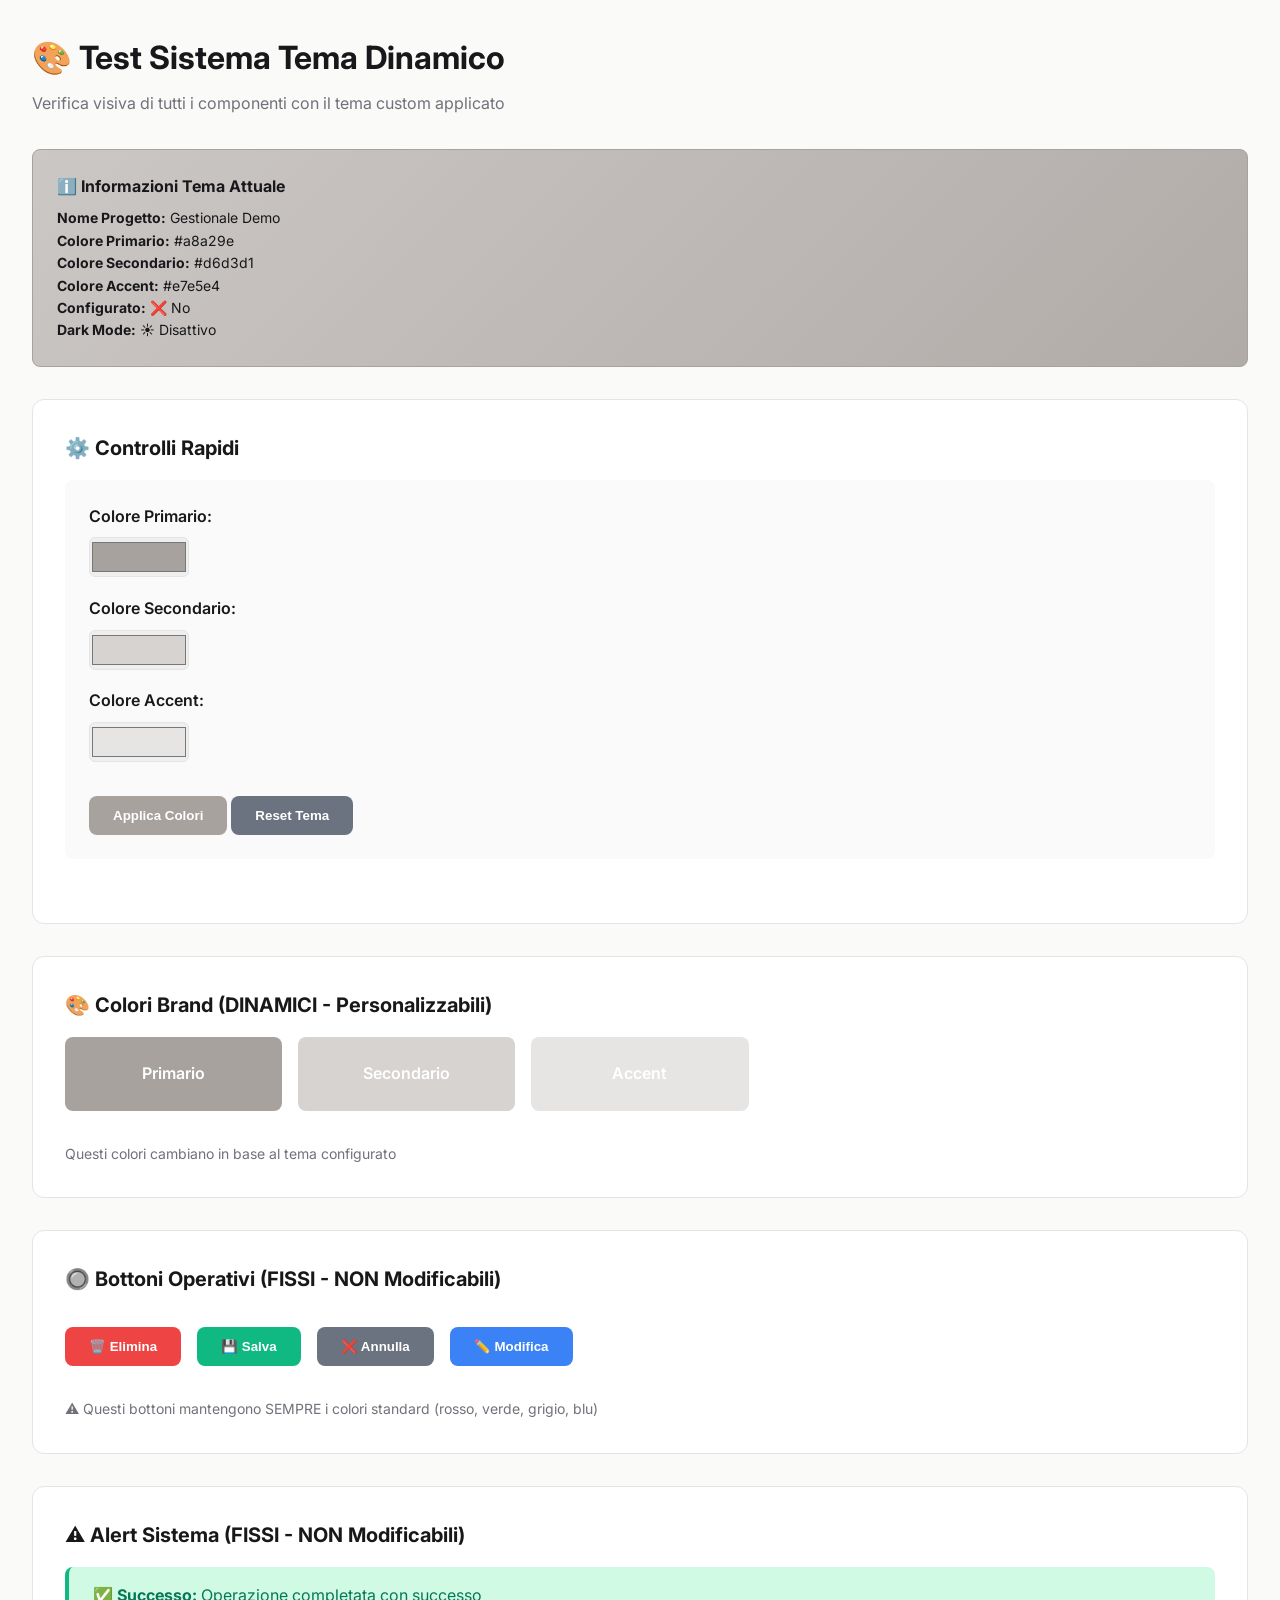
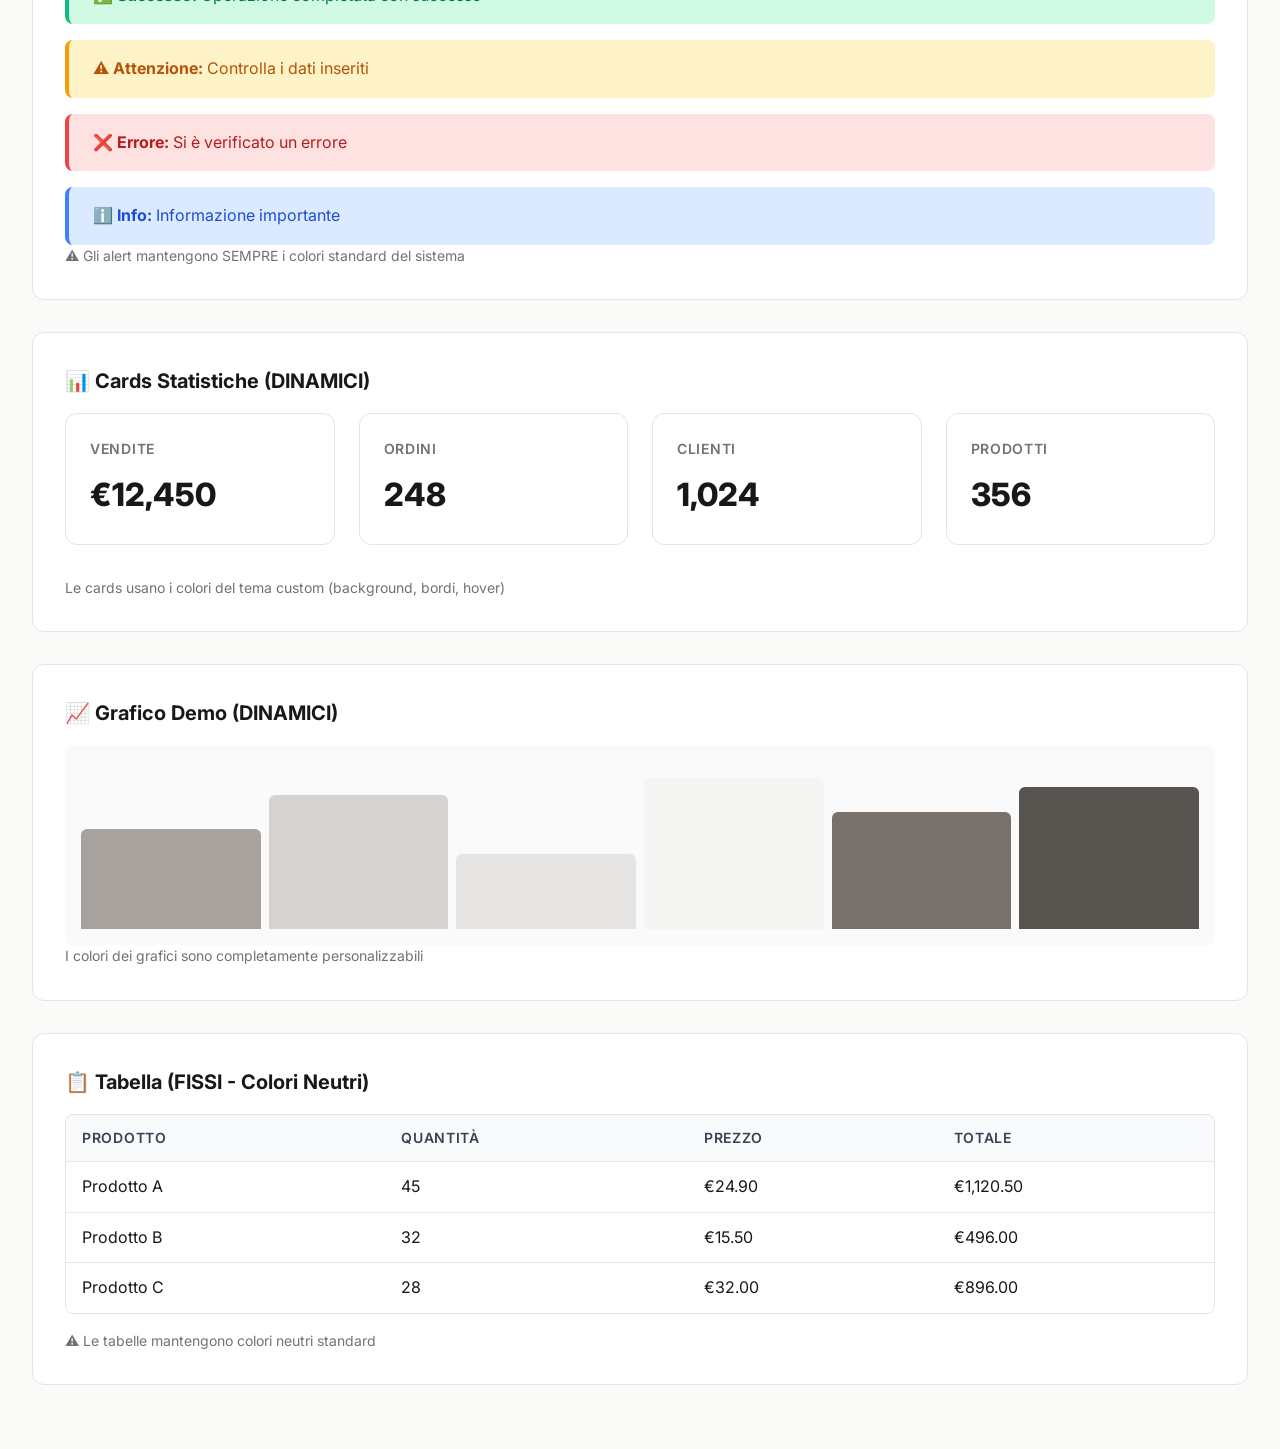
<file: theme-test.html>
<!DOCTYPE html>
<html lang="it">
<head>
  <meta charset="UTF-8">
  <title>Test Sistema Tema Dinamico</title>
  <meta name="viewport" content="width=device-width, initial-scale=1">
  <link href="https://fonts.googleapis.com/css2?family=Inter:wght@400;600;700&display=swap" rel="stylesheet">
  <link rel="stylesheet" href="css/themes-new.css">
  
  <style>
    * {
      margin: 0;
      padding: 0;
      box-sizing: border-box;
    }

    body {
      font-family: 'Inter', sans-serif;
      background: var(--bg);
      color: var(--text);
      padding: 2rem;
      line-height: 1.6;
    }

    .container {
      max-width: 1400px;
      margin: 0 auto;
    }

    h1 {
      font-size: 2rem;
      margin-bottom: 0.5rem;
      color: var(--text);
    }

    .subtitle {
      color: var(--text-light);
      margin-bottom: 2rem;
    }

    .section {
      background: var(--card);
      border: 1px solid var(--border);
      border-radius: 12px;
      padding: 2rem;
      margin-bottom: 2rem;
    }

    .section-title {
      font-size: 1.25rem;
      font-weight: 700;
      margin-bottom: 1rem;
      color: var(--text);
    }

    .colors-grid {
      display: grid;
      grid-template-columns: repeat(auto-fill, minmax(200px, 1fr));
      gap: 1rem;
      margin-bottom: 2rem;
    }

    .color-box {
      padding: 1.5rem;
      border-radius: 8px;
      text-align: center;
      font-weight: 600;
      transition: all 0.2s ease;
    }

    .color-box:hover {
      transform: translateY(-2px);
      box-shadow: 0 4px 12px rgba(0, 0, 0, 0.15);
    }

    .primary { background: var(--primary); color: white; }
    .secondary { background: var(--secondary); color: white; }
    .accent { background: var(--accent); color: white; }

    .buttons-demo {
      display: flex;
      gap: 1rem;
      flex-wrap: wrap;
      margin-bottom: 2rem;
    }

    .btn {
      padding: 0.75rem 1.5rem;
      border: none;
      border-radius: 8px;
      font-weight: 600;
      cursor: pointer;
      transition: all 0.2s ease;
    }

    .btn:hover {
      transform: translateY(-1px);
      box-shadow: 0 4px 8px rgba(0, 0, 0, 0.15);
    }

    .btn-delete {
      background: var(--btn-delete);
      color: white;
    }

    .btn-save {
      background: var(--btn-save);
      color: white;
    }

    .btn-cancel {
      background: var(--btn-cancel);
      color: white;
    }

    .btn-edit {
      background: var(--btn-edit);
      color: white;
    }

    .btn-primary-custom {
      background: var(--primary);
      color: white;
    }

    .alerts-demo {
      display: grid;
      gap: 1rem;
    }

    .alert {
      padding: 1rem 1.5rem;
      border-radius: 8px;
      border-left: 4px solid;
    }

    .alert-success {
      background: var(--success-bg);
      border-color: var(--success);
      color: var(--success-text);
    }

    .alert-warning {
      background: var(--warning-bg);
      border-color: var(--warning);
      color: var(--warning-text);
    }

    .alert-danger {
      background: var(--danger-bg);
      border-color: var(--danger);
      color: var(--danger-text);
    }

    .alert-info {
      background: var(--info-bg);
      border-color: var(--info);
      color: var(--info-text);
    }

    .cards-demo {
      display: grid;
      grid-template-columns: repeat(auto-fill, minmax(250px, 1fr));
      gap: 1.5rem;
      margin-bottom: 2rem;
    }

    .card {
      background: var(--card);
      border: 1px solid var(--border);
      border-radius: 12px;
      padding: 1.5rem;
      transition: all 0.2s ease;
    }

    .card:hover {
      transform: translateY(-4px);
      box-shadow: 0 8px 24px rgba(0, 0, 0, 0.1);
      border-color: var(--primary);
    }

    .card-title {
      font-size: 0.875rem;
      color: var(--text-light);
      margin-bottom: 0.5rem;
      text-transform: uppercase;
      letter-spacing: 0.05em;
      font-weight: 600;
    }

    .card-value {
      font-size: 2rem;
      font-weight: 800;
      color: var(--text);
    }

    .chart-demo {
      height: 200px;
      display: flex;
      align-items: flex-end;
      gap: 0.5rem;
      padding: 1rem;
      background: var(--card-subtle);
      border-radius: 8px;
    }

    .chart-bar {
      flex: 1;
      border-radius: 6px 6px 0 0;
      transition: all 0.3s ease;
      cursor: pointer;
    }

    .chart-bar:hover {
      opacity: 0.8;
      transform: scaleY(1.05);
    }

    .controls {
      background: var(--card-subtle);
      padding: 1.5rem;
      border-radius: 8px;
      margin-bottom: 2rem;
    }

    .control-group {
      margin-bottom: 1rem;
    }

    label {
      display: block;
      font-weight: 600;
      margin-bottom: 0.5rem;
      color: var(--text);
    }

    input[type="color"] {
      width: 100px;
      height: 40px;
      border: 1px solid var(--border);
      border-radius: 6px;
      cursor: pointer;
    }

    button {
      margin-top: 1rem;
    }

    .info-box {
      background: linear-gradient(135deg, var(--primary-pale) 0%, var(--primary-light) 100%);
      padding: 1.5rem;
      border-radius: 8px;
      border: 1px solid var(--primary);
      margin-bottom: 2rem;
    }

    .table-demo {
      width: 100%;
      border-collapse: separate;
      border-spacing: 0;
      border: 1px solid var(--border);
      border-radius: 8px;
      overflow: hidden;
    }

    .table-demo th {
      background: var(--table-header-bg);
      color: var(--table-header-text);
      padding: 0.75rem 1rem;
      text-align: left;
      font-weight: 600;
      font-size: 0.875rem;
      text-transform: uppercase;
      letter-spacing: 0.05em;
    }

    .table-demo td {
      padding: 0.75rem 1rem;
      border-top: 1px solid var(--table-border);
    }

    .table-demo tr:hover {
      background: var(--table-row-hover);
    }
  </style>
</head>
<body>
  <div class="container">
    <h1>🎨 Test Sistema Tema Dinamico</h1>
    <p class="subtitle">Verifica visiva di tutti i componenti con il tema custom applicato</p>

    <!-- Info Box -->
    <div class="info-box">
      <strong>ℹ️ Informazioni Tema Attuale</strong>
      <div id="themeInfo" style="margin-top: 0.5rem; font-size: 0.875rem;">
        Caricamento tema...
      </div>
    </div>

    <!-- Controlli Rapidi -->
    <div class="section">
      <div class="section-title">⚙️ Controlli Rapidi</div>
      <div class="controls">
        <div class="control-group">
          <label>Colore Primario:</label>
          <input type="color" id="primaryColor" value="#6366f1">
        </div>
        <div class="control-group">
          <label>Colore Secondario:</label>
          <input type="color" id="secondaryColor" value="#8b5cf6">
        </div>
        <div class="control-group">
          <label>Colore Accent:</label>
          <input type="color" id="accentColor" value="#f59e0b">
        </div>
        <button class="btn btn-primary-custom" onclick="applyColors()">Applica Colori</button>
        <button class="btn btn-cancel" onclick="resetTheme()">Reset Tema</button>
      </div>
    </div>

    <!-- Colori Brand (DINAMICI) -->
    <div class="section">
      <div class="section-title">🎨 Colori Brand (DINAMICI - Personalizzabili)</div>
      <div class="colors-grid">
        <div class="color-box primary">Primario</div>
        <div class="color-box secondary">Secondario</div>
        <div class="color-box accent">Accent</div>
      </div>
      <p style="color: var(--text-light); font-size: 0.875rem;">
        Questi colori cambiano in base al tema configurato
      </p>
    </div>

    <!-- Bottoni Operativi (FISSI) -->
    <div class="section">
      <div class="section-title">🔘 Bottoni Operativi (FISSI - NON Modificabili)</div>
      <div class="buttons-demo">
        <button class="btn btn-delete">🗑️ Elimina</button>
        <button class="btn btn-save">💾 Salva</button>
        <button class="btn btn-cancel">❌ Annulla</button>
        <button class="btn btn-edit">✏️ Modifica</button>
      </div>
      <p style="color: var(--text-light); font-size: 0.875rem;">
        ⚠️ Questi bottoni mantengono SEMPRE i colori standard (rosso, verde, grigio, blu)
      </p>
    </div>

    <!-- Alert Sistema (FISSI) -->
    <div class="section">
      <div class="section-title">⚠️ Alert Sistema (FISSI - NON Modificabili)</div>
      <div class="alerts-demo">
        <div class="alert alert-success">
          <strong>✅ Successo:</strong> Operazione completata con successo
        </div>
        <div class="alert alert-warning">
          <strong>⚠️ Attenzione:</strong> Controlla i dati inseriti
        </div>
        <div class="alert alert-danger">
          <strong>❌ Errore:</strong> Si è verificato un errore
        </div>
        <div class="alert alert-info">
          <strong>ℹ️ Info:</strong> Informazione importante
        </div>
      </div>
      <p style="color: var(--text-light); font-size: 0.875rem;">
        ⚠️ Gli alert mantengono SEMPRE i colori standard del sistema
      </p>
    </div>

    <!-- Cards (DINAMICI) -->
    <div class="section">
      <div class="section-title">📊 Cards Statistiche (DINAMICI)</div>
      <div class="cards-demo">
        <div class="card">
          <div class="card-title">Vendite</div>
          <div class="card-value">€12,450</div>
        </div>
        <div class="card">
          <div class="card-title">Ordini</div>
          <div class="card-value">248</div>
        </div>
        <div class="card">
          <div class="card-title">Clienti</div>
          <div class="card-value">1,024</div>
        </div>
        <div class="card">
          <div class="card-title">Prodotti</div>
          <div class="card-value">356</div>
        </div>
      </div>
      <p style="color: var(--text-light); font-size: 0.875rem;">
        Le cards usano i colori del tema custom (background, bordi, hover)
      </p>
    </div>

    <!-- Grafici (DINAMICI) -->
    <div class="section">
      <div class="section-title">📈 Grafico Demo (DINAMICI)</div>
      <div class="chart-demo" id="chartDemo">
        <!-- Generato da JS -->
      </div>
      <p style="color: var(--text-light); font-size: 0.875rem;">
        I colori dei grafici sono completamente personalizzabili
      </p>
    </div>

    <!-- Tabella (FISSI) -->
    <div class="section">
      <div class="section-title">📋 Tabella (FISSI - Colori Neutri)</div>
      <table class="table-demo">
        <thead>
          <tr>
            <th>Prodotto</th>
            <th>Quantità</th>
            <th>Prezzo</th>
            <th>Totale</th>
          </tr>
        </thead>
        <tbody>
          <tr>
            <td>Prodotto A</td>
            <td>45</td>
            <td>€24.90</td>
            <td>€1,120.50</td>
          </tr>
          <tr>
            <td>Prodotto B</td>
            <td>32</td>
            <td>€15.50</td>
            <td>€496.00</td>
          </tr>
          <tr>
            <td>Prodotto C</td>
            <td>28</td>
            <td>€32.00</td>
            <td>€896.00</td>
          </tr>
        </tbody>
      </table>
      <p style="color: var(--text-light); font-size: 0.875rem; margin-top: 1rem;">
        ⚠️ Le tabelle mantengono colori neutri standard
      </p>
    </div>
  </div>

  <script src="js/theme-manager-v2.js"></script>
  <script>
    // Mostra info tema
    function updateThemeInfo() {
      const theme = themeManager.getTheme();
      const infoHtml = `
        <strong>Nome Progetto:</strong> ${theme.projectName}<br>
        <strong>Colore Primario:</strong> ${theme.primaryColor}<br>
        <strong>Colore Secondario:</strong> ${theme.secondaryColor}<br>
        <strong>Colore Accent:</strong> ${theme.accentColor}<br>
        <strong>Configurato:</strong> ${theme.configured ? '✅ Sì' : '❌ No'}<br>
        <strong>Dark Mode:</strong> ${theme.darkMode ? '🌙 Attivo' : '☀️ Disattivo'}
      `;
      document.getElementById('themeInfo').innerHTML = infoHtml;
    }

    // Genera grafico
    function renderChart() {
      const chartColors = themeManager.getChartColors();
      const heights = [60, 80, 45, 90, 70, 85];
      const chartContainer = document.getElementById('chartDemo');
      
      chartContainer.innerHTML = '';
      
      heights.forEach((height, index) => {
        const bar = document.createElement('div');
        bar.className = 'chart-bar';
        bar.style.height = `${height}%`;
        bar.style.background = chartColors[index % chartColors.length];
        chartContainer.appendChild(bar);
      });
    }

    // Applica colori custom
    function applyColors() {
      const primary = document.getElementById('primaryColor').value;
      const secondary = document.getElementById('secondaryColor').value;
      const accent = document.getElementById('accentColor').value;
      
      themeManager.setColors({
        primary,
        secondary,
        accent
      });
      
      updateThemeInfo();
      renderChart();
      
      alert('✅ Colori applicati! Il tema è stato aggiornato.');
    }

    // Reset tema
    function resetTheme() {
      if (confirm('Vuoi resettare il tema ai valori di default?')) {
        themeManager.reset();
        location.reload();
      }
    }

    // Inizializzazione
    document.addEventListener('DOMContentLoaded', () => {
      updateThemeInfo();
      renderChart();
      
      // Carica valori correnti nei color pickers
      const theme = themeManager.getTheme();
      document.getElementById('primaryColor').value = theme.primaryColor;
      document.getElementById('secondaryColor').value = theme.secondaryColor;
      document.getElementById('accentColor').value = theme.accentColor;
    });
  </script>
</body>
</html>
</file>
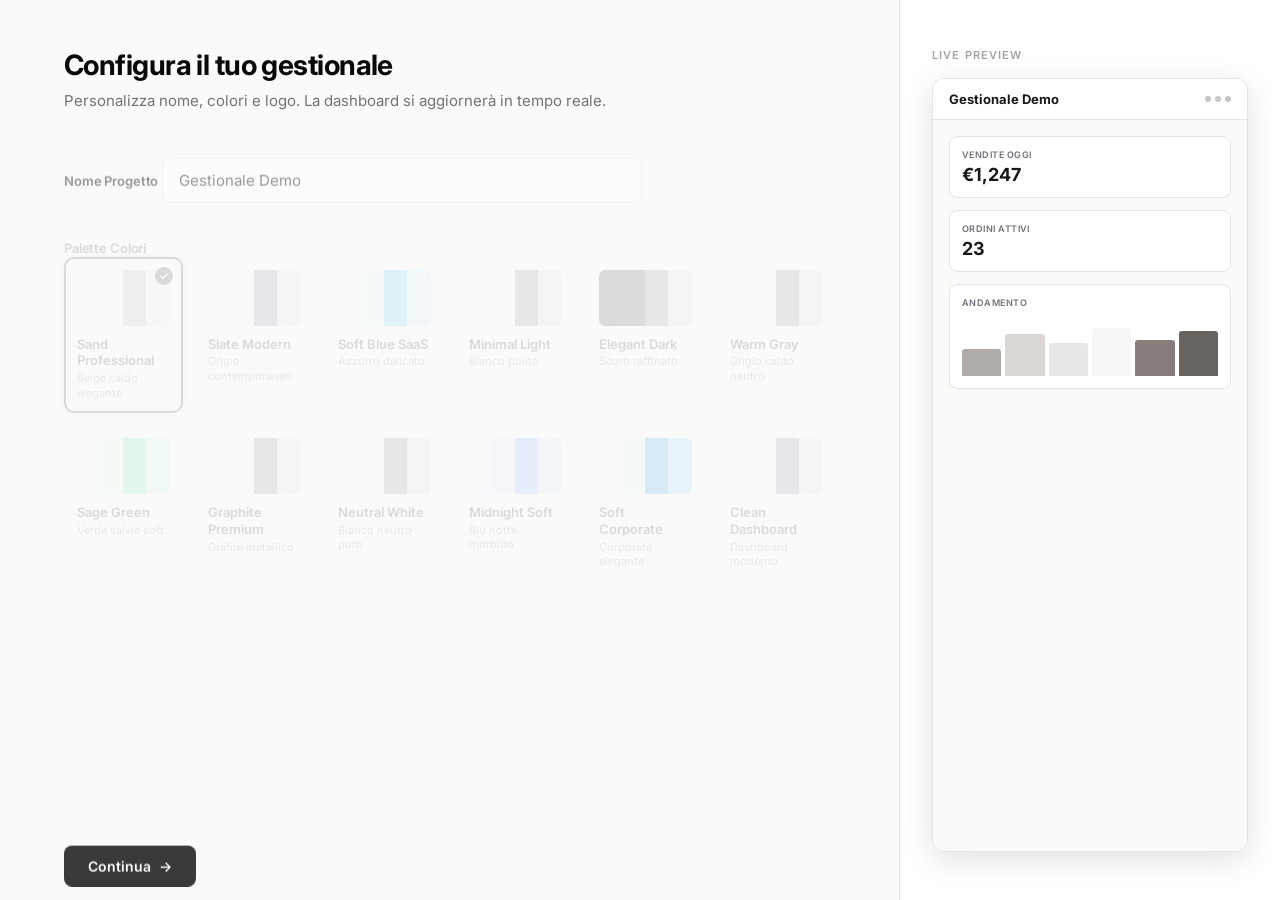
<file: welcome.html>
<!DOCTYPE html>
<html lang="it">
<head>
  <meta charset="UTF-8">
  <title>Gestionale Demo</title>
  <meta name="viewport" content="width=device-width, initial-scale=1">
  <link href="https://fonts.googleapis.com/css2?family=Inter:wght@400;600&display=swap" rel="stylesheet">
  
  <style>
    * {
      margin: 0;
      padding: 0;
      box-sizing: border-box;
    }

    body {
      font-family: 'Inter', -apple-system, sans-serif;
      background: #fafafa;
      min-height: 100vh;
      display: flex;
      align-items: center;
      justify-content: center;
      color: #18181b;
      -webkit-font-smoothing: antialiased;
    }

    .loader-container {
      text-align: center;
      max-width: 400px;
      padding: 2rem;
    }

    .loader-logo {
      font-size: 2rem;
      font-weight: 700;
      color: #18181b;
      margin-bottom: 2rem;
      letter-spacing: -0.02em;
    }

    .loader-progress {
      width: 100%;
      height: 3px;
      background: #e4e4e7;
      border-radius: 2px;
      overflow: hidden;
      margin-bottom: 1.5rem;
    }

    .loader-progress-bar {
      height: 100%;
      background: linear-gradient(90deg, #18181b 0%, #71717a 100%);
      width: 0%;
      animation: progress 1.5s ease-in-out infinite;
    }

    @keyframes progress {
      0% { width: 0%; transform: translateX(0); }
      50% { width: 70%; }
      100% { width: 100%; transform: translateX(0); }
    }

    .loader-text {
      font-size: 0.875rem;
      color: #71717a;
      font-weight: 500;
    }

    .loader-subtext {
      font-size: 0.75rem;
      color: #a1a1aa;
      margin-top: 0.5rem;
    }

    @keyframes fadeIn {
      from { opacity: 0; transform: translateY(10px); }
      to { opacity: 1; transform: translateY(0); }
    }

    .loader-container {
      animation: fadeIn 0.3s ease;
    }
  </style>
</head>
<body>
  <div class="loader-container">
    <div class="loader-logo">Gestionale Demo</div>
    <div class="loader-progress">
      <div class="loader-progress-bar"></div>
    </div>
    <div class="loader-text" id="loaderText">Caricamento in corso...</div>
    <div class="loader-subtext" id="loaderSubtext">Verifica configurazione</div>
  </div>

  <script src="js/theme-manager-v2.js"></script>
  <script>
    setTimeout(() => {
      const isConfigured = themeManager.isConfigured();
      const isLoggedIn = sessionStorage.getItem('isLoggedIn') === 'true';
      
      if (isLoggedIn && sessionStorage.getItem('accessToken')) {
        document.getElementById('loaderText').textContent = 'Accesso dashboard';
        document.getElementById('loaderSubtext').textContent = 'Reindirizzamento...';
        setTimeout(() => window.location.href = 'index.html', 300);
      } else if (!isConfigured) {
        document.getElementById('loaderText').textContent = 'Configurazione iniziale';
        document.getElementById('loaderSubtext').textContent = 'Reindirizzamento...';
        setTimeout(() => window.location.href = 'setup-premium.html', 300);
      } else {
        document.getElementById('loaderText').textContent = 'Pronto';
        document.getElementById('loaderSubtext').textContent = 'Reindirizzamento al login...';
        setTimeout(() => window.location.href = 'login.html', 300);
      }
    }, 800);
  </script>
</body>
</html>
</file>
<file: css/themes-new.css>
/* ===================================
   SISTEMA TEMA DINAMICO CUSTOM
   Theme Variables per Branding Personalizzato
   =================================== */

/* DEFAULT THEME VARIABLES - Saranno sovrascritte dinamicamente */
:root {
  /* === COLORI FUNZIONALI OPERATIVI (FISSI - NON MODIFICABILI) === */
  /* Questi colori rimangono SEMPRE invariati */
  
  /* Bottoni Azione */
  --btn-delete: #ef4444;
  --btn-delete-hover: #dc2626;
  --btn-delete-bg: #fef2f2;
  
  --btn-save: #10b981;
  --btn-save-hover: #059669;
  --btn-save-bg: #d1fae5;
  
  --btn-cancel: #6b7280;
  --btn-cancel-hover: #4b5563;
  --btn-cancel-bg: #f3f4f6;
  
  --btn-edit: #3b82f6;
  --btn-edit-hover: #2563eb;
  --btn-edit-bg: #dbeafe;
  
  /* Alert e Stati Sistema */
  --success: #10b981;
  --success-bg: #d1fae5;
  --success-border: #6ee7b7;
  --success-text: #047857;
  
  --warning: #f59e0b;
  --warning-bg: #fef3c7;
  --warning-border: #fbbf24;
  --warning-text: #b45309;
  
  --danger: #ef4444;
  --danger-bg: #fee2e2;
  --danger-border: #fca5a5;
  --danger-text: #b91c1c;
  
  --info: #3b82f6;
  --info-bg: #dbeafe;
  --info-border: #93c5fd;
  --info-text: #1d4ed8;
  
  /* Tabelle - Colori Neutri Standard */
  --table-header-bg: #f9fafb;
  --table-header-text: #374151;
  --table-border: #e5e7eb;
  --table-row-hover: #f9fafb;
  --table-row-even: #ffffff;
  --table-row-odd: #fafafa;
  
  /* === COLORI BRANDING CUSTOM (DINAMICI) === */
  /* Questi vengono sovrascritti dal configuratore */
  
  /* Colori Primari Brand */
  --primary: #6366f1;
  --primary-dark: #4f46e5;
  --primary-light: #818cf8;
  --primary-pale: #e0e7ff;
  
  /* Colori Secondari */
  --secondary: #8b5cf6;
  --secondary-light: #a78bfa;
  --secondary-dark: #7c3aed;
  
  /* Accent */
  --accent: #f59e0b;
  --accent-light: #fbbf24;
  --accent-dark: #d97706;
  
  /* Backgrounds */
  --bg: #fafafa;
  --bg-secondary: #f5f5f5;
  
  /* Superfici */
  --surface: #ffffff;
  --surface-elevated: #ffffff;
  
  /* Cards */
  --card: #ffffff;
  --card-subtle: #f8fafc;
  
  /* Sidebar & Navbar */
  --sidebar-bg: #ffffff;
  --sidebar-border: #e4e4e7;
  --sidebar-text: #18181b;
  --sidebar-text-muted: #71717a;
  --sidebar-hover: #f4f4f5;
  --sidebar-active: #e4e4e7;
  
  --navbar-bg: #ffffff;
  --navbar-border: #e4e4e7;
  --navbar-text: #18181b;
  
  /* Testi */
  --text: #18181b;
  --text-light: #71717a;
  --text-muted: #a1a1aa;
  --nero: #09090b;
  
  /* Bordi */
  --border: #e4e4e7;
  --border-light: #f4f4f5;
  
  /* Ombre */
  --shadow-sm: 0 1px 2px 0 rgba(0, 0, 0, 0.05);
  --shadow: 0 1px 3px 0 rgba(0, 0, 0, 0.1);
  --shadow-md: 0 4px 6px -1px rgba(0, 0, 0, 0.1);
  --shadow-lg: 0 10px 15px -3px rgba(0, 0, 0, 0.1);
  --shadow-xl: 0 20px 25px -5px rgba(0, 0, 0, 0.1);
  
  /* Colori Grafici/Charts (CUSTOM) */
  --chart-1: #6366f1;
  --chart-2: #8b5cf6;
  --chart-3: #ec4899;
  --chart-4: #f59e0b;
  --chart-5: #10b981;
  --chart-6: #3b82f6;
}

/* ===================================
   DARK MODE SUPPORT (Preparato per futuro)
   =================================== */
:root[data-mode="dark"] {
  --bg: #0f172a;
  --bg-secondary: #1e293b;
  --surface: #1e293b;
  --surface-elevated: #334155;
  --card: #1e293b;
  --card-subtle: #334155;
  --text: #f1f5f9;
  --text-light: #cbd5e1;
  --text-muted: #94a3b8;
  --nero: #f8fafc;
  --border: #334155;
  --border-light: #475569;
  --sidebar-bg: #1e293b;
  --sidebar-border: #334155;
  --sidebar-text: #f1f5f9;
  --sidebar-text-muted: #94a3b8;
  --sidebar-hover: #334155;
  --sidebar-active: #475569;
  --navbar-bg: #1e293b;
  --navbar-border: #334155;
  --navbar-text: #f1f5f9;
}

/* ===================================
   UTILITY CLASSES
   =================================== */
.bg-primary { background-color: var(--primary) !important; }
.bg-secondary { background-color: var(--secondary) !important; }
.bg-accent { background-color: var(--accent) !important; }

.text-primary { color: var(--primary) !important; }
.text-secondary { color: var(--secondary) !important; }
.text-accent { color: var(--accent) !important; }

.border-primary { border-color: var(--primary) !important; }
.border-secondary { border-color: var(--secondary) !important; }
.border-accent { border-color: var(--accent) !important; }

/* Solid Color Utilities (NO GRADIENTS) */
.solid-primary {
  background: var(--primary);
}

.solid-secondary {
  background: var(--secondary);
}

.solid-accent {
  background: var(--accent);
}
</file>
